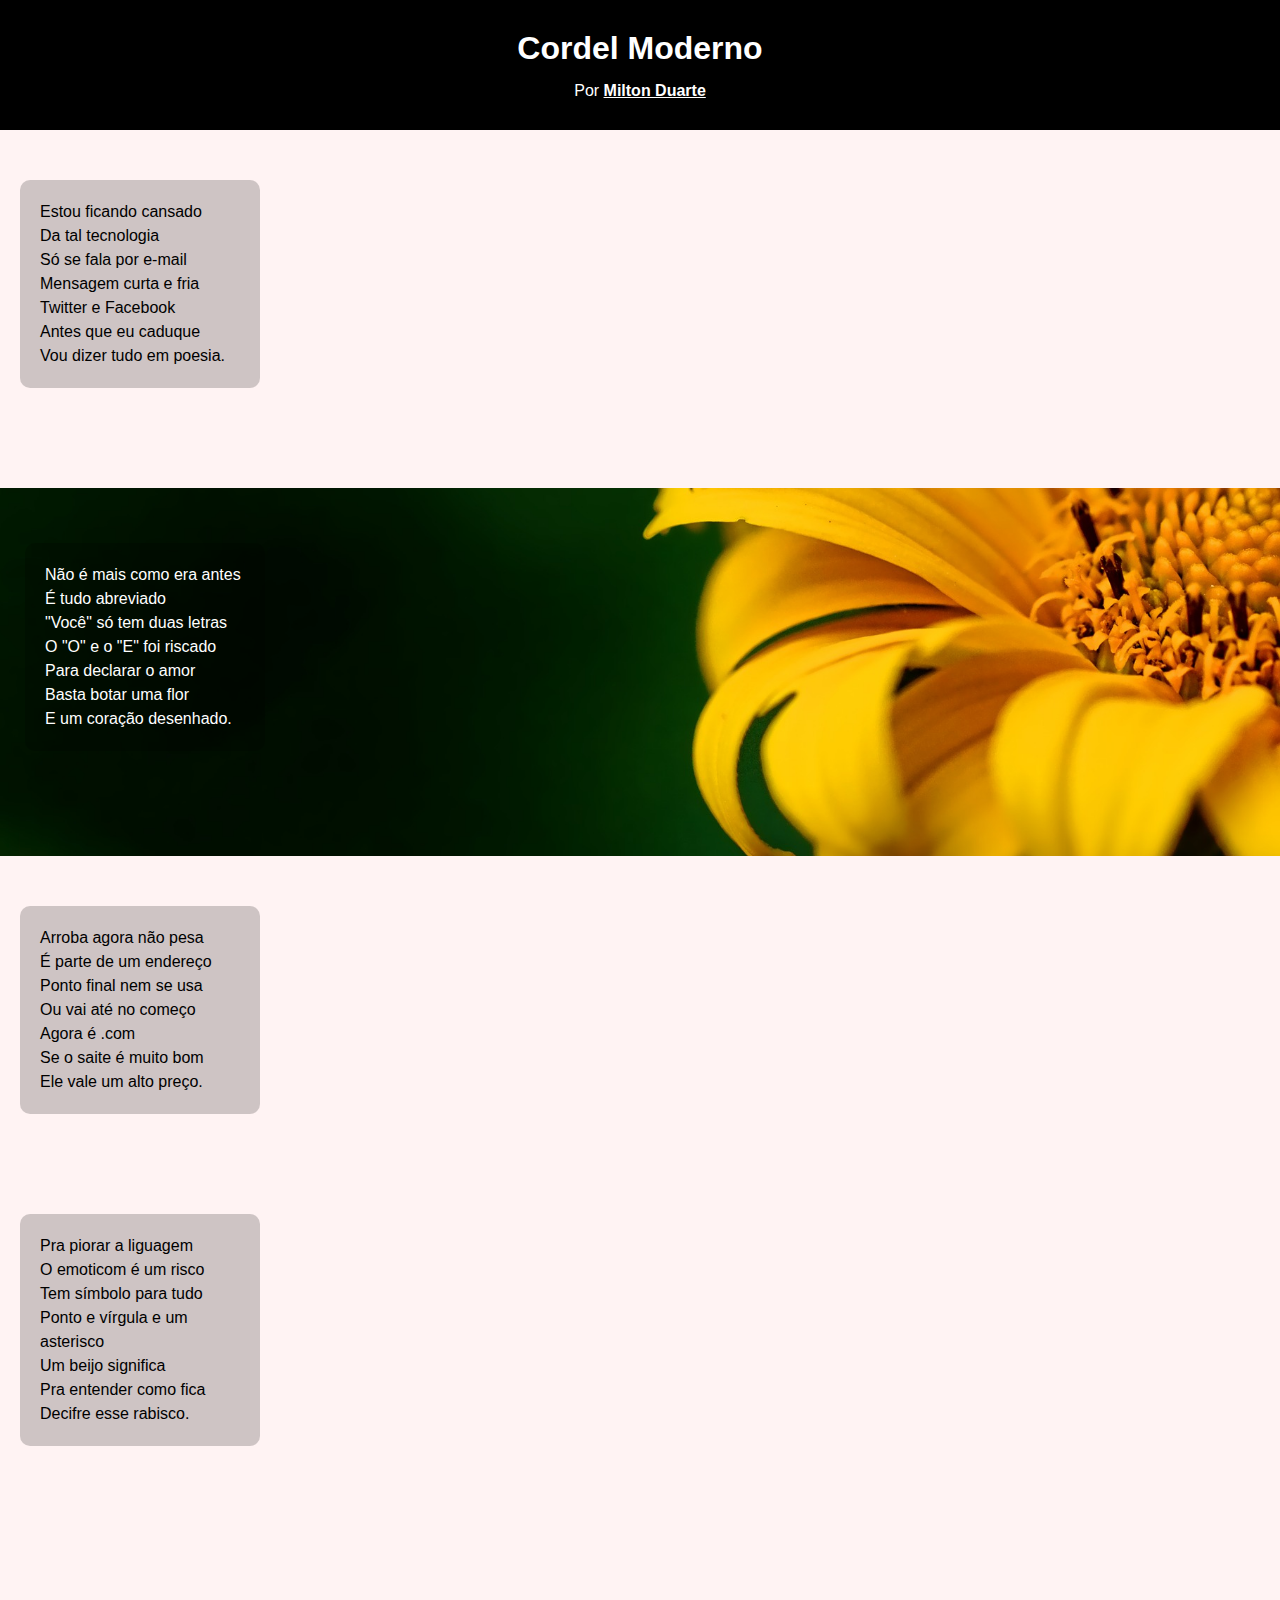
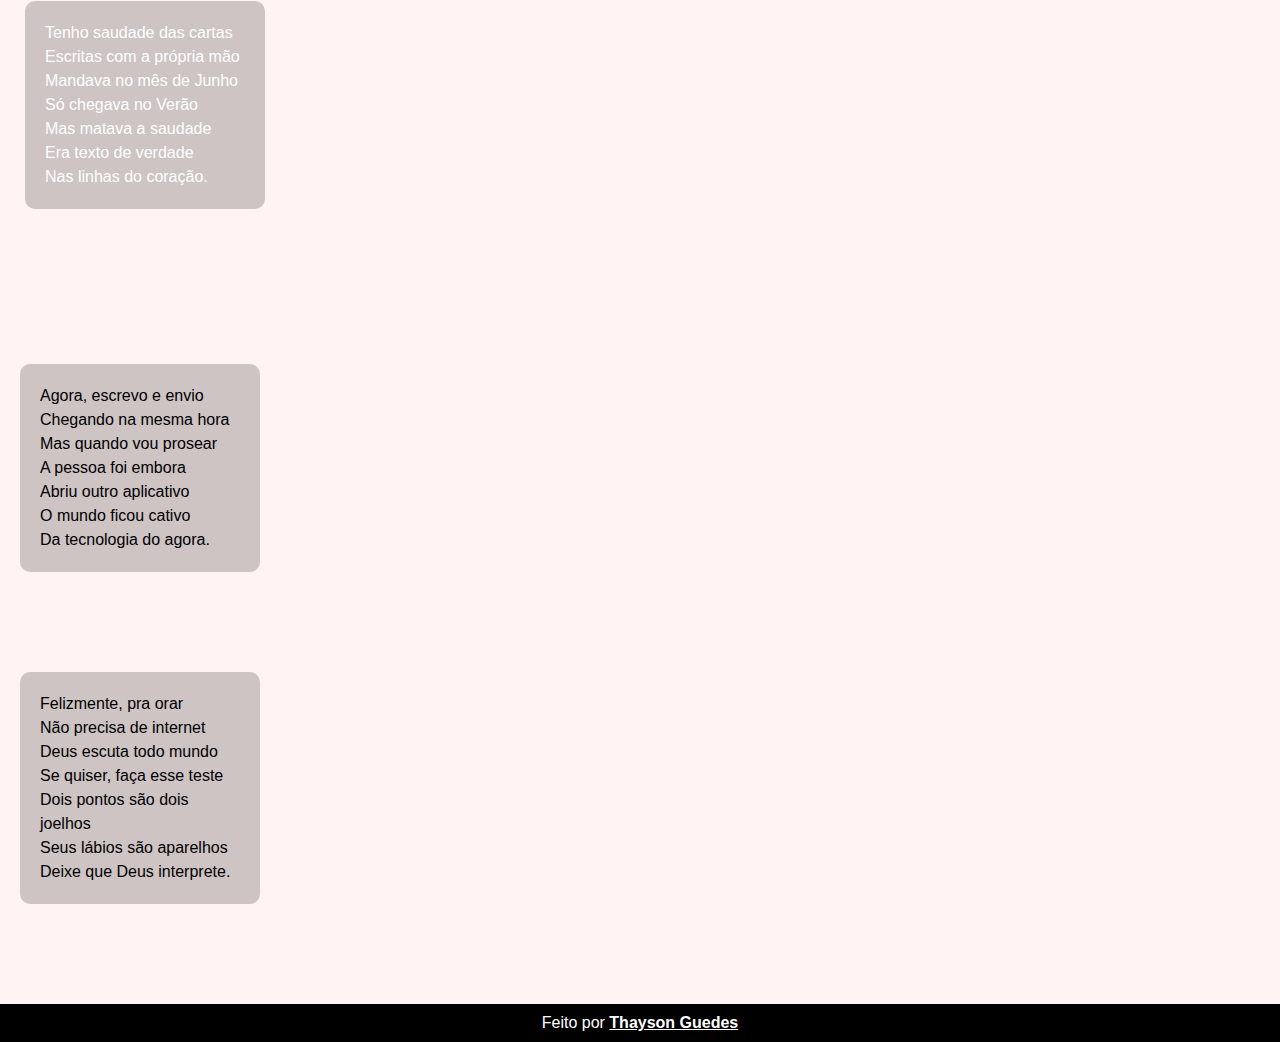
<file: Websites/Cordel/index.html>
<!DOCTYPE html>
<html lang="pt-br">
<head>
    <meta charset="UTF-8">
    <meta http-equiv="X-UA-Compatible" content="IE=edge">
    <meta name="viewport" content="width=device-width, initial-scale=1.0">
    <title>Cordel - Milton Duarte</title>
    <link rel="stylesheet" href="style.css">
</head>
<body>
    <header>
        <h1>Cordel Moderno</h1>
        <p>
            Por <a href="https://www.recantodasletras.com.br/poesias/3186743" target="_blank"><strong>Milton Duarte</strong></a>
        </p>
    </header>
    <section class="normal">
        <p>
            Estou ficando cansado<br>
            Da tal tecnologia<br>
            Só se fala por e-mail<br>
            Mensagem curta e fria<br>
            Twitter e Facebook<br>
            Antes que eu caduque<br>
            Vou dizer tudo em poesia.<br>
        </p>
    </section>

    <section class="normal" id="foto1">
        <p>
            Não é mais como era antes<br>
            É tudo abreviado<br>
            "Você" só tem duas letras<br>
            O "O" e o "E" foi riscado<br>
            Para declarar o amor<br>
            Basta botar uma flor<br>
            E um coração desenhado.<br>
        </p>
    </section>

    <section class="normal">
        <p>
            Arroba agora não pesa<br>
            É parte de um endereço<br>
            Ponto final nem se usa<br>
            Ou vai até no começo<br>
            Agora é .com<br>
            Se o saite é muito bom<br>
            Ele vale um alto preço.<br>
        </p>
        <p>
            Pra piorar a liguagem<br>
            O emoticom é um risco<br>
            Tem símbolo para tudo<br>
            Ponto e vírgula e um asterisco<br>
            Um beijo significa<br>
            Pra entender como fica<br>
            Decifre esse rabisco.<br>
        </p>
    </section>

    <section class="normal" id="foto2">
        <p>
            Tenho saudade das cartas<br>
            Escritas com a própria mão<br>
            Mandava no mês de Junho<br>
            Só chegava no Verão<br>
            Mas matava a saudade<br>
            Era texto de verdade<br>
            Nas linhas do coração.<br>
        </p>
    </section>

    <section class="normal">
        <p>
            Agora, escrevo e envio<br>
            Chegando na mesma hora<br>
            Mas quando vou prosear<br>
            A pessoa foi embora<br>
            Abriu outro aplicativo<br>
            O mundo ficou cativo<br>
            Da tecnologia do agora.<br>
        </p>
        <p>
            Felizmente, pra orar<br>
            Não precisa de internet<br>
            Deus escuta todo mundo<br>
            Se quiser, faça esse teste<br>
            Dois pontos são dois joelhos<br>
            Seus lábios são aparelhos<br>
            Deixe que Deus interprete.<br>
        </p>
    </section>
    <footer>
        <p>
            Feito por <a href="https://github.com/ThaysonScript" target="_blank"><strong>Thayson Guedes</strong></a>
        </p>
    </footer>
</body>
</html>
</file>
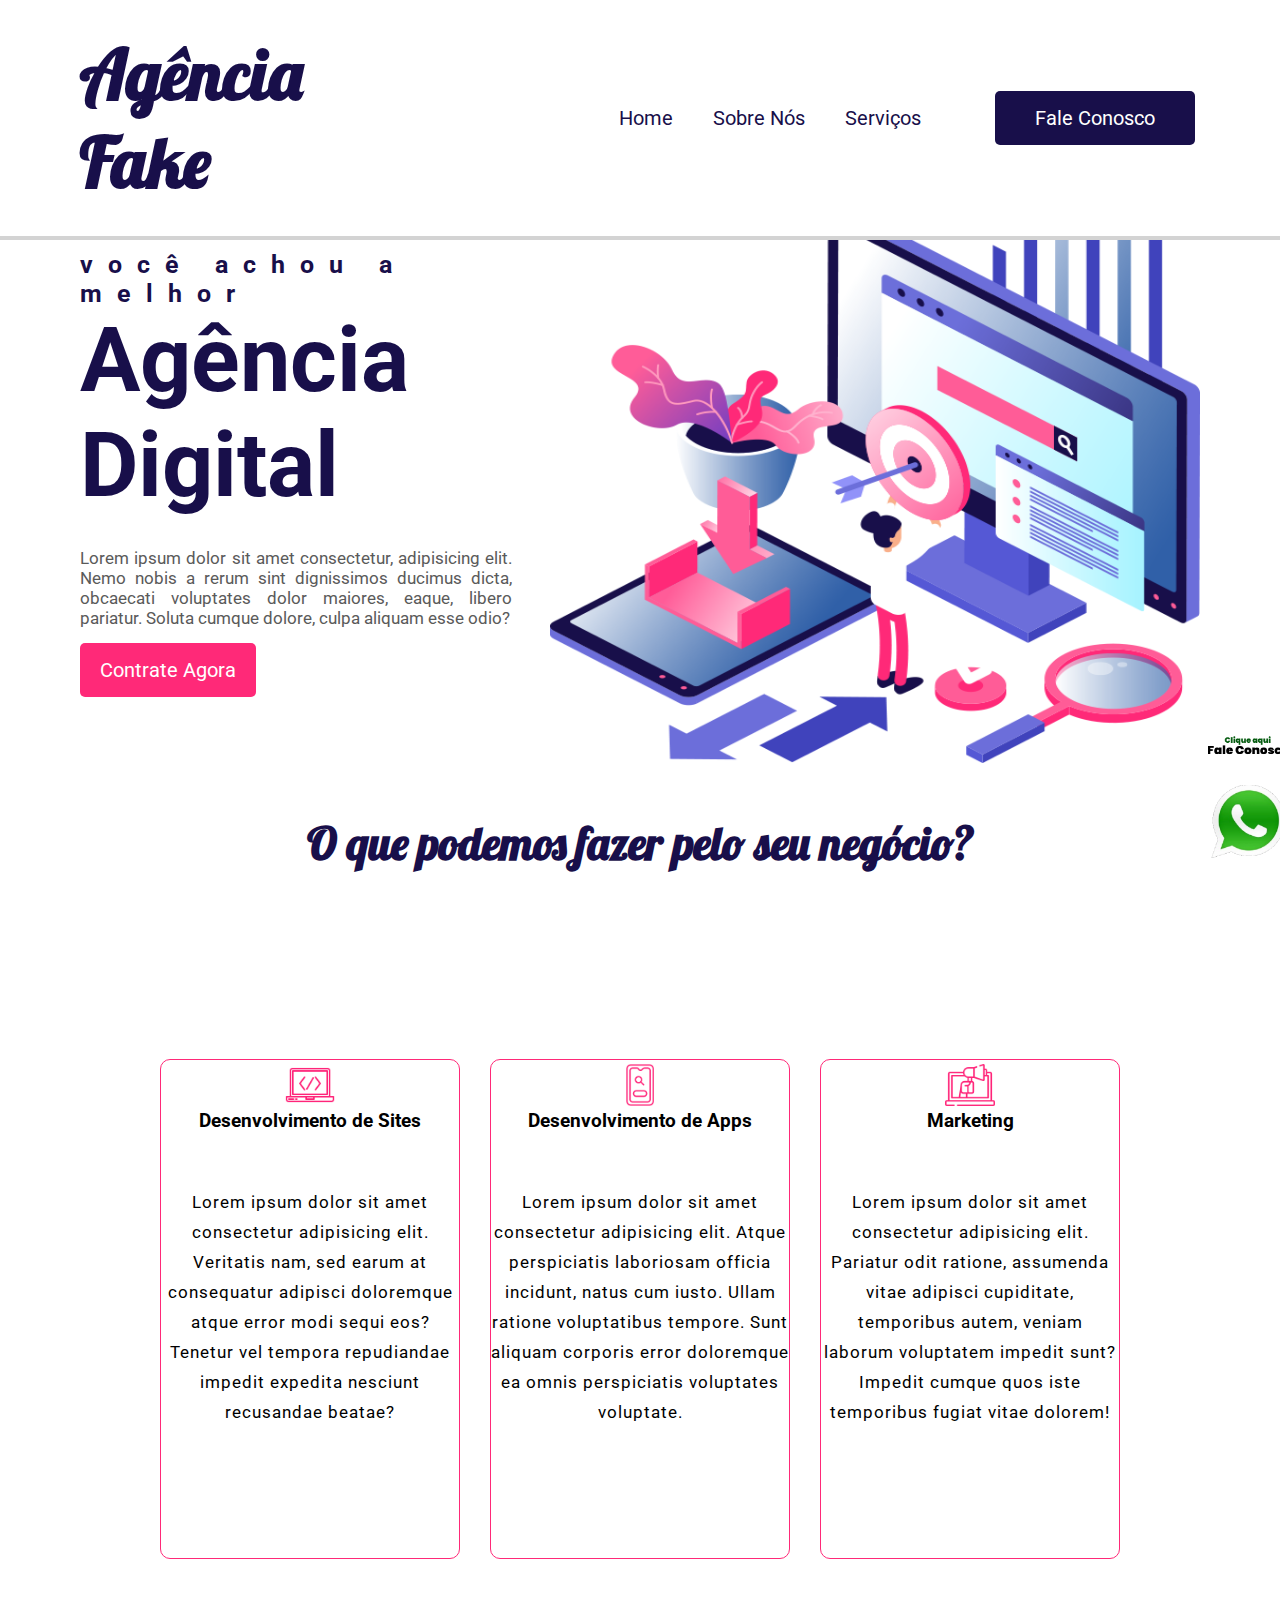
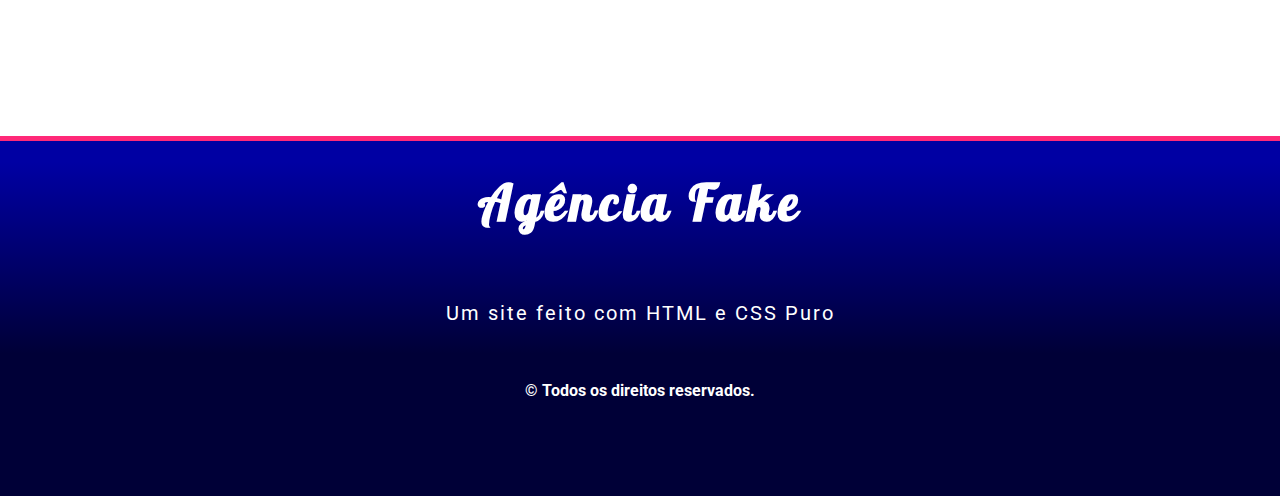
<file: Websites/ReponsiveWebsite/index.html>
<!DOCTYPE html>
<html lang="pt-br">

<head>
    <meta charset="UTF-8">
    <meta http-equiv="X-UA-Compatible" content="IE=edge">
    <meta name="viewport" content="width=device-width, initial-scale=1.0">
    <title>Agência Fake</title>
    <link rel="stylesheet" href="Estilo/style.css">
</head>

<body>
    <nav>
        <section class="logo_nav">
            <h1>Agência Fake</h1>
        </section>
        <section class="menu_nav">
            <a href="#">Home</a>
            <a href="#">Sobre Nós</a>
            <a href="#">Serviços</a>
        </section>
        <section class="extra_botao">
            <a id="botao" href="#">Fale Conosco</a>
        </section>
    </nav>
    <header>
        <section class="conteudos">
            <h2 class="primeiro_h2">você achou a melhor</h2>
            <h2 class="segundo_h2">Agência Digital</h2>
            <p class="paragrafo_header">
                Lorem ipsum dolor sit amet consectetur, adipisicing elit. Nemo nobis a rerum sint dignissimos ducimus dicta, obcaecati voluptates dolor maiores, eaque, libero pariatur. Soluta cumque dolore, culpa aliquam esse odio?
            </p>
            <a id="botao_contato" href="#">Contrate Agora</a>
        </section>
        <section class="imagem_header">
            <img src="Imagens/img/hero_right.png">
        </section>
    </header>
    <main>
        <h2 class="main_h2">O que podemos fazer pelo seu negócio?</h2>
        <section class="servicos">
            <aside class="cards">
                <img src="Imagens/img/pc.png">
                <aside class="texto_card">
                    <h3>Desenvolvimento de Sites</h3>
                    <p>
                        Lorem ipsum dolor sit amet consectetur adipisicing elit. Veritatis nam, sed earum at consequatur adipisci doloremque atque error modi sequi eos? Tenetur vel tempora repudiandae impedit expedita nesciunt recusandae beatae?
                    </p>
                </aside>
                <aside class="texto-oculto">
                    <h3>Outro conteúdo qualquer</h3>
                    <p>
                        Lorem ipsum dolor sit amet consectetur adipisicing elit. Qui facilis dolorum, ea reiciendis omnis expedita sunt unde dolores dicta ipsa, consectetur dignissimos odio molestias nisi et nam velit libero eligendi.
                    </p>
                </aside>
            </aside>
            <aside class="cards">
                <img src="Imagens/img/smartphone.png">
                <aside class="texto_card">
                    <h3>Desenvolvimento de Apps</h3>
                    <p>
                        Lorem ipsum dolor sit amet consectetur adipisicing elit. Atque perspiciatis laboriosam officia incidunt, natus cum iusto. Ullam ratione voluptatibus tempore. Sunt aliquam corporis error doloremque ea omnis perspiciatis voluptates voluptate.
                    </p>
                </aside>
                <aside class="texto-oculto">
                    <h3>Outro conteúdo qualquer</h3>
                    <p>
                        Lorem ipsum dolor, sit amet consectetur adipisicing elit. Fugit odit ea blanditiis corporis, eos reprehenderit? Itaque eius nisi non eligendi harum magnam earum. Amet libero mollitia dignissimos nesciunt aliquid ea!
                    </p>
                </aside>
            </aside>
            <aside class="cards">
                <img src="Imagens/img/marketing.png">
                <aside class="texto_card">
                    <h3>Marketing</h3>
                    <p>
                        Lorem ipsum dolor sit amet consectetur adipisicing elit. Pariatur odit ratione, assumenda vitae adipisci cupiditate, temporibus autem, veniam laborum voluptatem impedit sunt? Impedit cumque quos iste temporibus fugiat vitae dolorem!
                    </p>
                </aside>
                <aside class="texto-oculto">
                    <h3>Outro conteúdo qualquer</h3>
                    <p>
                        Lorem, ipsum dolor sit amet consectetur adipisicing elit. Molestiae nobis totam omnis veritatissitdistinctio doloremque quia officiis, asperiores, consectetur dolorem magnam doloribus eos odioquibusdam? Excepturi corrupti labore necessitatibus?
                    </p>
                </aside>
            </aside>
        </section>
    </main>
    <footer>
        <section class="rodape">
            <h1>Agência Fake</h1>
            <p>Um site feito com HTML e CSS Puro</p>
        </section>
        <b>© Todos os direitos reservados.</b>
    </footer>
    <div>
        <a class="whats" target="_blank" href="https://api.whatsapp.com/send?phone=5549988070996 text=Ol%C3%A1%20peguei%20seu%20contato%20no%20site"><img class="whats" src="Imagens/img/whats.png"></a>
    </div>
</body>
</html>
</file>
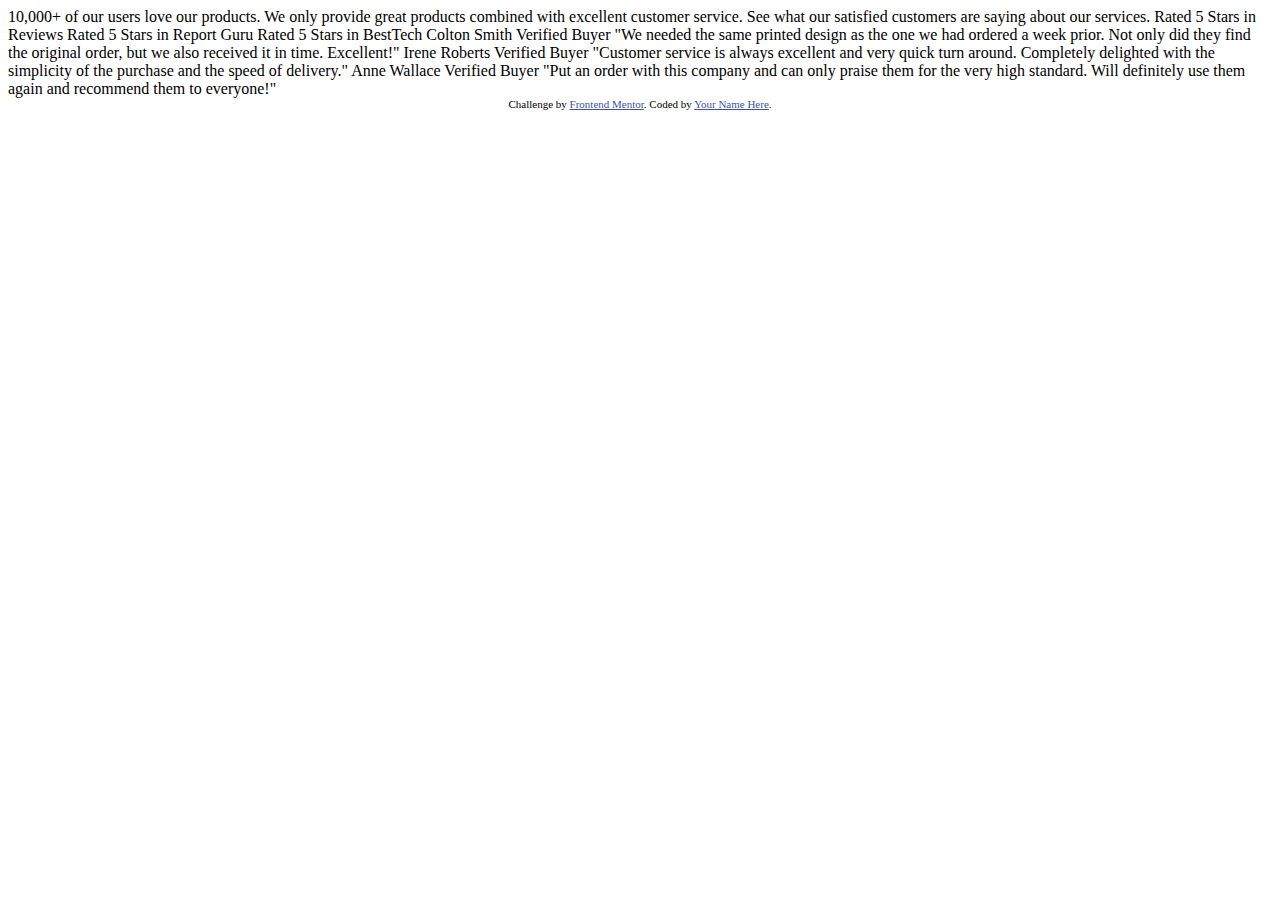
<file: Websites/FrontEnd_Mentor/Secao Prova Social/index.html>
<!DOCTYPE html>
<html lang="en">
  <head>
    <meta charset="UTF-8" />
    <meta name="viewport" content="width=device-width, initial-scale=1.0" />
    <!-- displays site properly based on user's device -->

    <link
      rel="icon"
      type="image/png"
      sizes="32x32"
      href="./images/favicon-32x32.png"
    />

    <title>Frontend Mentor | Social proof section</title>

    <!-- Feel free to remove these styles or customise in your own stylesheet 👍 -->
    <style>
      .attribution {
        font-size: 11px;
        text-align: center;
      }
      .attribution a {
        color: hsl(228, 45%, 44%);
      }
    </style>
  </head>
  <body>
    10,000+ of our users love our products.

    We only provide great products combined with excellent customer service.
    See what our satisfied customers are saying about our services.
    
    Rated 5 Stars in Reviews
    Rated 5 Stars in Report Guru
    Rated 5 Stars in BestTech
    
    Colton Smith 
    Verified Buyer
    "We needed the same printed design as the one we had ordered a week prior.
    Not only did they find the original order, but we also received it in time.
    Excellent!"
    
    Irene Roberts 
    Verified Buyer
    "Customer service is always excellent and very quick turn around. Completely
    delighted with the simplicity of the purchase and the speed of delivery."
    
    Anne Wallace 
    Verified Buyer
    "Put an order with this company and can only praise them for the very high
    standard. Will definitely use them again and recommend them to everyone!"

    <div class="attribution">
      Challenge by
      <a href="https://www.frontendmentor.io?ref=challenge" target="_blank"
        >Frontend Mentor</a
      >. Coded by <a href="#">Your Name Here</a>.
    </div>
  </body>
</html>
</file>
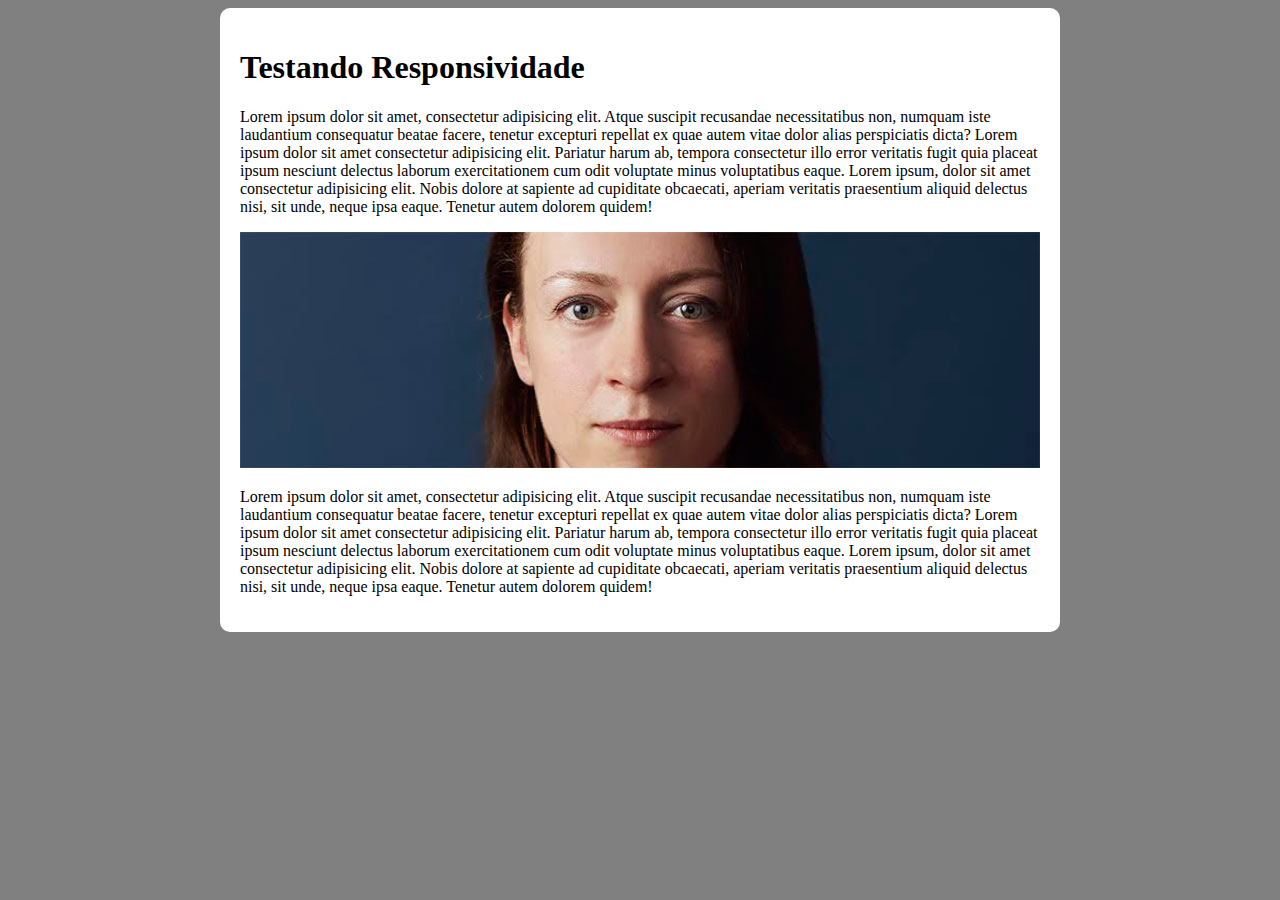
<file: Websites/WebDroid/responsividade/index.html>
<!DOCTYPE html>
<html lang="pt-br">
<head>
    <meta charset="UTF-8">
    <meta http-equiv="X-UA-Compatible" content="IE=edge">
    <meta name="viewport" content="width=device-width, initial-scale=1.0">
    <title>Teste de Responsividade</title>
    <style>
        body {
            background-color: gray;
        }

        main {
            background-color: white;
            padding: 20px;
            border-radius: 10px;

            /* Responsividade / Elements*/
            min-width: 250px;
            max-width: 800px;

            /* Centro */
            margin: auto;
        }

        /* Responsividade img */
        img {
            width: 100%;
        }
    </style>
</head>
<body>
    <main>
        <h1>Testando Responsividade</h1>
    <p>
        Lorem ipsum dolor sit amet, consectetur adipisicing elit. Atque suscipit recusandae necessitatibus non, numquam iste laudantium consequatur beatae facere, tenetur excepturi repellat ex quae autem vitae dolor alias perspiciatis dicta? Lorem ipsum dolor sit amet consectetur adipisicing elit. Pariatur harum ab, tempora consectetur illo error veritatis fugit quia placeat ipsum nesciunt delectus laborum exercitationem cum odit voluptate minus voluptatibus eaque. Lorem ipsum, dolor sit amet consectetur adipisicing elit. Nobis dolore at sapiente ad cupiditate obcaecati, aperiam veritatis praesentium aliquid delectus nisi, sit unde, neque ipsa eaque. Tenetur autem dolorem quidem!
    </p>
    
    <!-- Quando tamanho ficar menor a img é trocada pela pequena -->
    <picture>
        <source media="(max-width: 600px)" srcset="irina-blok-pq.jpg">
        <img src="irina-blok.jpg" alt="Irina - Block">
    </picture>

    <p>
        Lorem ipsum dolor sit amet, consectetur adipisicing elit. Atque suscipit recusandae necessitatibus non, numquam iste laudantium consequatur beatae facere, tenetur excepturi repellat ex quae autem vitae dolor alias perspiciatis dicta? Lorem ipsum dolor sit amet consectetur adipisicing elit. Pariatur harum ab, tempora consectetur illo error veritatis fugit quia placeat ipsum nesciunt delectus laborum exercitationem cum odit voluptate minus voluptatibus eaque. Lorem ipsum, dolor sit amet consectetur adipisicing elit. Nobis dolore at sapiente ad cupiditate obcaecati, aperiam veritatis praesentium aliquid delectus nisi, sit unde, neque ipsa eaque. Tenetur autem dolorem quidem!
    </p>
    </main>
</body>
</html>
</file>
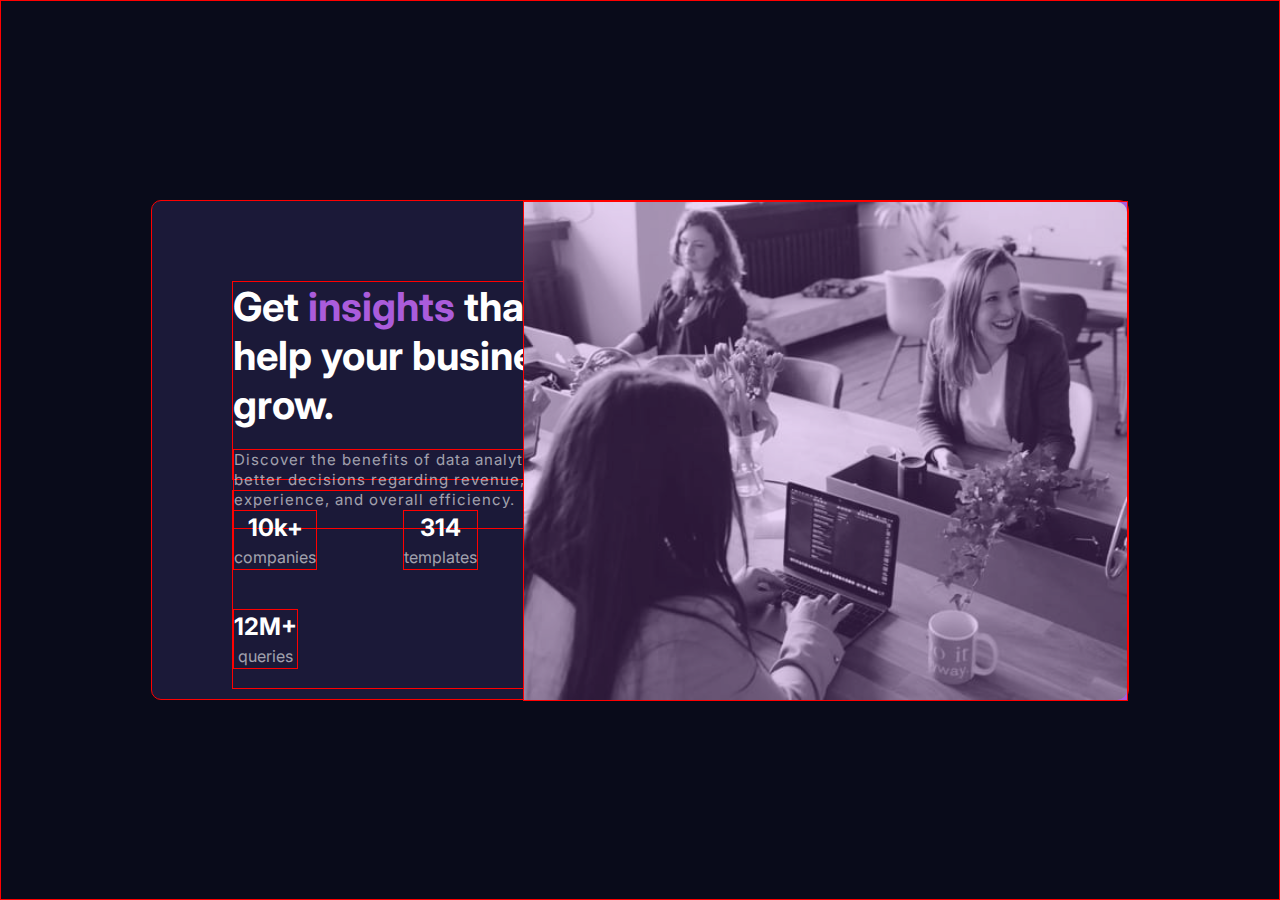
<file: Websites/FrontEnd_Mentor/Card States/Project/index.html>
<!DOCTYPE html>
<html lang="pt-br">
<head>
    <meta charset="UTF-8">
    <meta http-equiv="X-UA-Compatible" content="IE=edge">
    <meta name="viewport" content="width=device-width, initial-scale=1.0">
    <link rel="shortcut icon" href="images/favicon-32x32.png" type="image/x-icon">
    <link rel="stylesheet" href="style.css">
    <title>Frontend Mentor | Stats preview card component</title>
</head>
<body>
    <header id="header_container">
        <section id="header_content">
            <aside class="principal">
                <h1>Get <span style="color: var(--color_aceent);">insights</span> that help your business grow.</h1>
                <p>
                    Discover the benefits of data analytics and make better decisions regarding revenue, customer
                    experience, and overall efficiency.
                </p>
            </aside>
            <aside class="components">
                <aside class="comp">
                    <h2>10k+</h2>
                    <p>companies</p>
                </aside>
                <aside class="comp">
                    <h2>314</h2>
                    <p>templates</p>
                </aside>
                <aside class="comp">
                    <h2>12M+</h2>
                    <p>queries</p>
                </aside>
            </aside>
            <aside class="image">
                <img src="images/image-header-desktop.jpg" alt="">
            </aside>
        </section>
    </header>
</body>
</html>
</file>
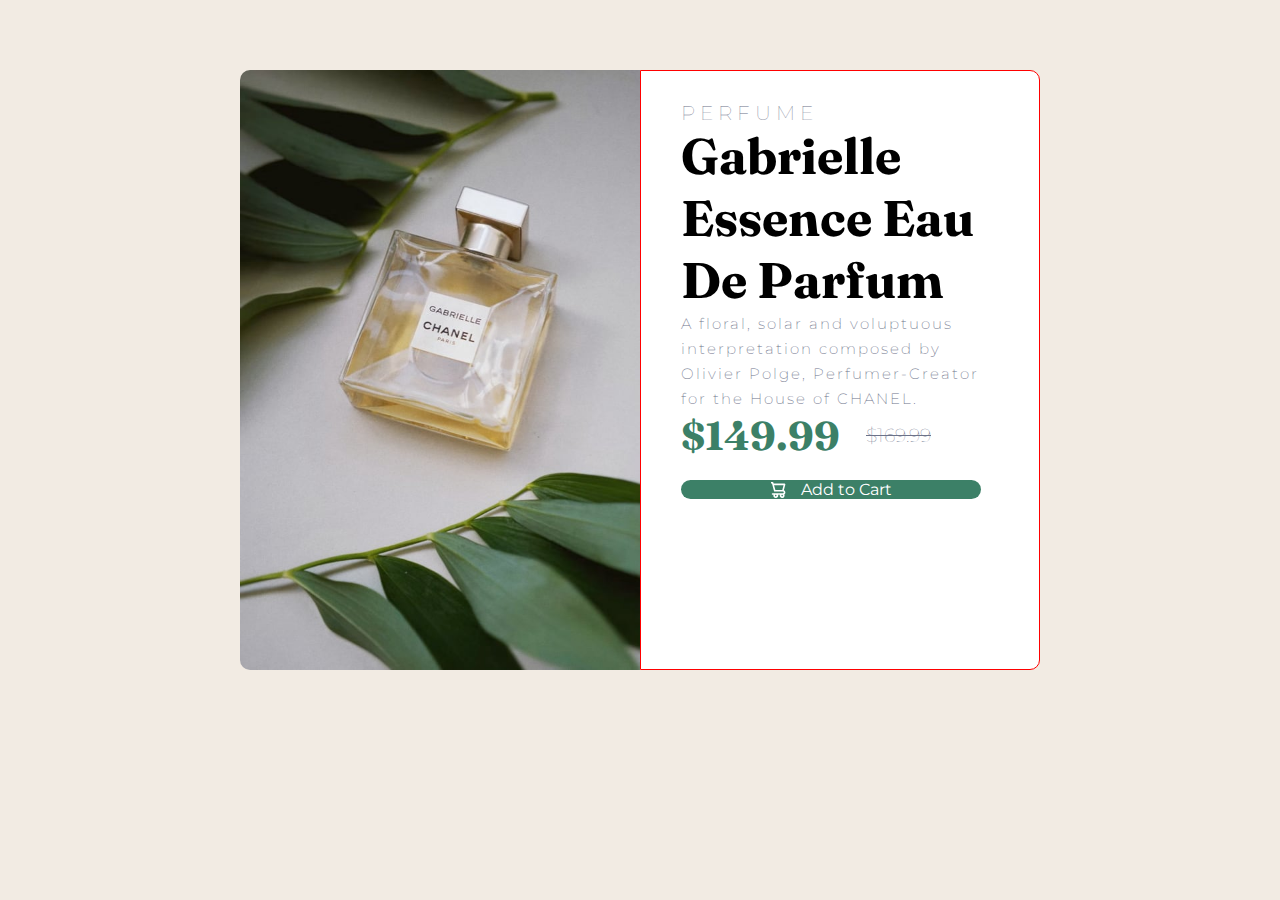
<file: Websites/FrontEnd_Mentor/Card/Project/index.html>
<!DOCTYPE html>
<html lang="pt-br">
<head>
    <meta charset="UTF-8">
    <meta http-equiv="X-UA-Compatible" content="IE=edge">
    <meta name="viewport" content="width=device-width, initial-scale=1.0">
    <link rel="icon" type="image/png" sizes="32x32" href="Imagens/images/favicon-32x32.png">
    <link rel="stylesheet" href="Estilo/style.css">
    <title>Frontend Mentor | Previsão de card de produto</title>
    <style>
        .attribution { font-size: 11px; text-align: center; }
        .attribution a { color: hsl(228, 45%, 44%); }
    </style>
</head>
<body> 
    <header>
        <section class="imagem_perfume">
            <img src="Imagens/images/image-product-desktop.jpg" alt="">
        </section>
        <section class="header_content">
            <h1 class="titulo_perfume">Perfume</h1>
            <h2 class="titulo_principal">Gabrielle Essence Eau De Parfum</h2>
            <p class="paragrafo">
                A floral, solar and voluptuous interpretation composed by Olivier Polge,
                Perfumer-Creator for the House of CHANEL.
            </p>
            <section class="precos">
                <h2 class="preco_final">$149.99</h2>
                <h3 class="preco_riscado">$169.99</h3>
            </section>
            <section class="comprar">
                <img src="Imagens/images/icon-cart.svg" alt="">
                <p class="adicionar_carrinho">Add to Cart</p>
            </section>
        </section>


        
        <!--

        <div class="attribution">
            Challenge by <a href="https://www.frontendmentor.io?ref=challenge" target="_blank">Frontend Mentor</a>.
            Coded by <a href="#">Your Name Here</a>.
        </div>

        -->
    </header>
</body>
</html>
</file>
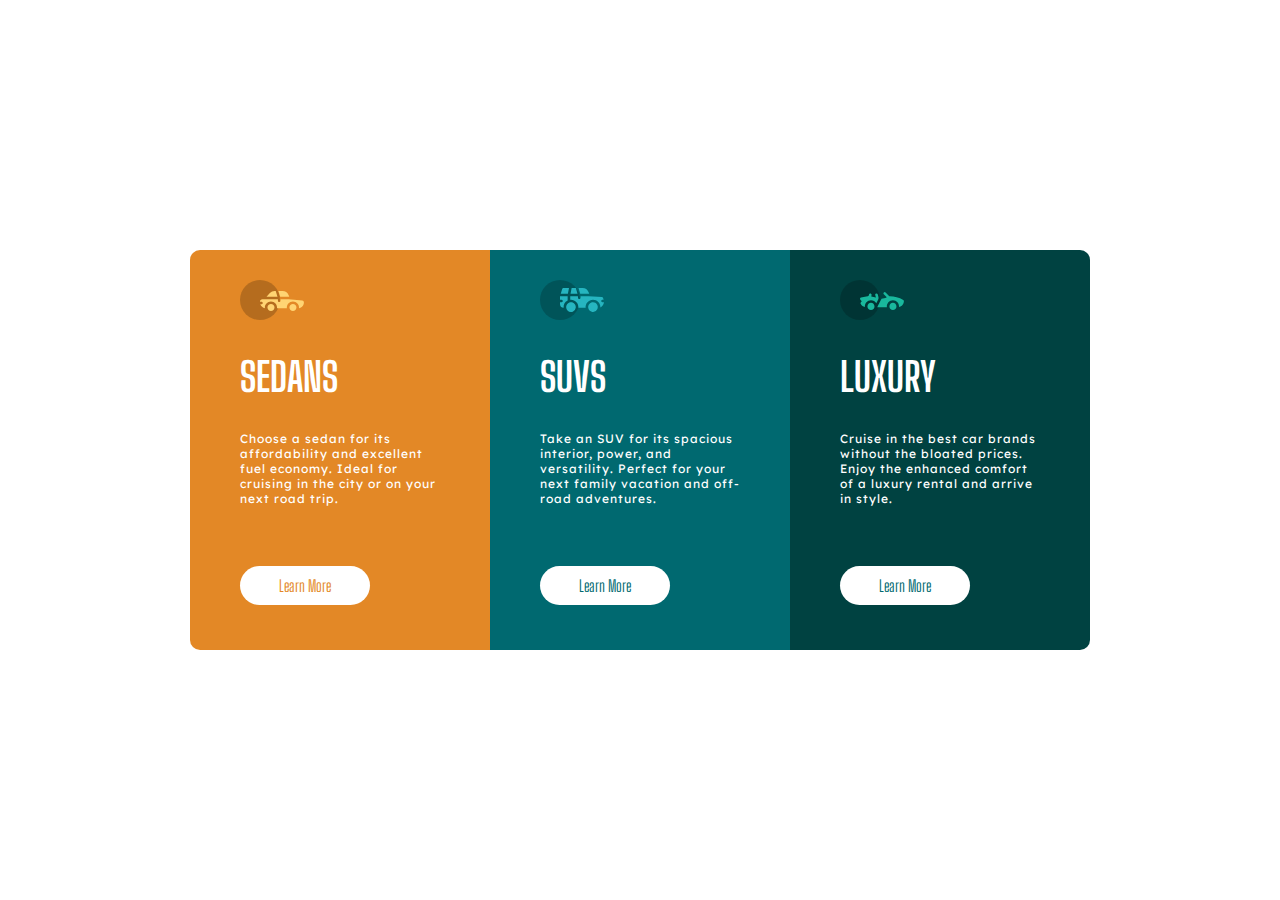
<file: Websites/FrontEnd_Mentor/Cards Column/Project/index.html>
<!DOCTYPE html>
<html lang="pt-br">
<head>
    <meta charset="UTF-8">
    <meta http-equiv="X-UA-Compatible" content="IE=edge">
    <meta name="viewport" content="width=device-width, initial-scale=1.0">
    <link rel="shortcut icon" href="images/favicon-32x32.png" type="image/x-icon">
    <link rel="stylesheet" href="style.css">
    <link rel="stylesheet" href="responsive.css">
    <title>Frontend Mentor | 3-column preview card component</title>
</head>
<body>
    <header id="header_container">
        <section class="header_content">
            <aside class="card_content" id="color01">
                <img src="images/icon-sedans.svg" alt="">
                <h1>Sedans</h1>
                <p>
                    Choose a sedan for its affordability and excellent fuel economy. Ideal for cruising in the city
                    or on your next road trip.
                </p>
                <a href="#" id="color01a">Learn More</a>
            </aside>
            <aside class="card_content" id="color02">
                <img src="images/icon-suvs.svg" alt="">
                <h1>SUVs</h1>
                <p>
                    Take an SUV for its spacious interior, power, and versatility. Perfect for your next family vacation
                    and off-road adventures.
                </p>
                <a href="#" id="color02b">Learn More</a>
            </aside>
            <aside class="card_content" id="color03">
                <img src="images/icon-luxury.svg" alt="">
                <h1>Luxury</h1>
                <p>
                    Cruise in the best car brands without the bloated prices. Enjoy the enhanced comfort of a luxury
                    rental and arrive in style.
                </p>
                <a href="#" id="color03c">Learn More</a>
            </aside>
        </section>

    </header>
<!--
    <div class="attribution">
        Challenge by
        <a href="https://www.frontendmentor.io?ref=challenge" target="_blank">
            Frontend Mentor
        </a>.
        Coded by
        <a href="#">
            Your Name Here
        </a>.
    </div>
-->
</body>
</html>
</file>
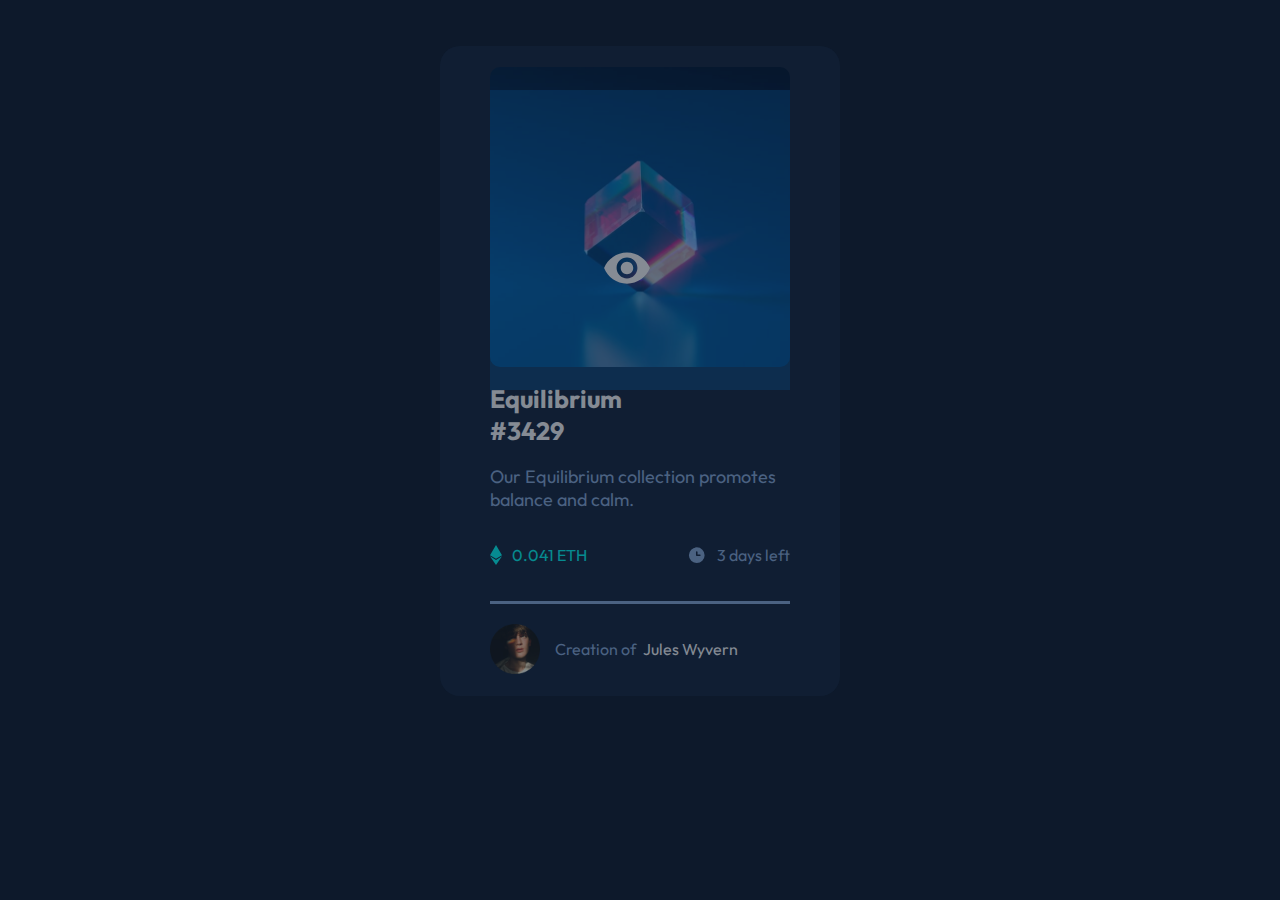
<file: Websites/FrontEnd_Mentor/NFT Card/Project/index.html>
<!DOCTYPE html>
<html lang="pt-br">
<head>
    <meta charset="UTF-8">
    <meta http-equiv="X-UA-Compatible" content="IE=edge">
    <meta name="viewport" content="width=device-width, initial-scale=1.0">
    <link rel="shortcut icon" href="images/favicon-32x32.png" type="image/x-icon">
    <link rel="stylesheet" href="style.css">
    <link rel="stylesheet" href="responsive.css">
    <title>Frontend Mentor | NFT preview card component</title>
</head>
<body>
    <header>
        <section class="section_content">
            <img src="images/image-equilibrium.jpg" alt="">
            <div>
                <img class="view" src="images/icon-view.svg" alt="">
            </div>
            <section class="titulos">
                <h1>Equilibrium #3429</h1>
                <p>Our Equilibrium collection promotes balance and calm.</p>
            </section> 
            <section class="paragrafo">
                <section class="bloco1">
                    <img src="images/icon-ethereum.svg" alt="">
                    <p class="p2">0.041 ETH</p>
                </section>
                <section class="bloco2">
                    <img src="images/icon-clock.svg" alt="">
                    <p class="p3">3 days left</p>
                </section>
            </section>
            <section class="final">
                <img src="images/image-avatar.png" alt="">
                <p class="p4"><div class="cor_cinza">Creation of</div> <div class="cor_branca">Jules Wyvern</div></p>
            </section>
        </section>
    </header>
</body>
</html>
</file>
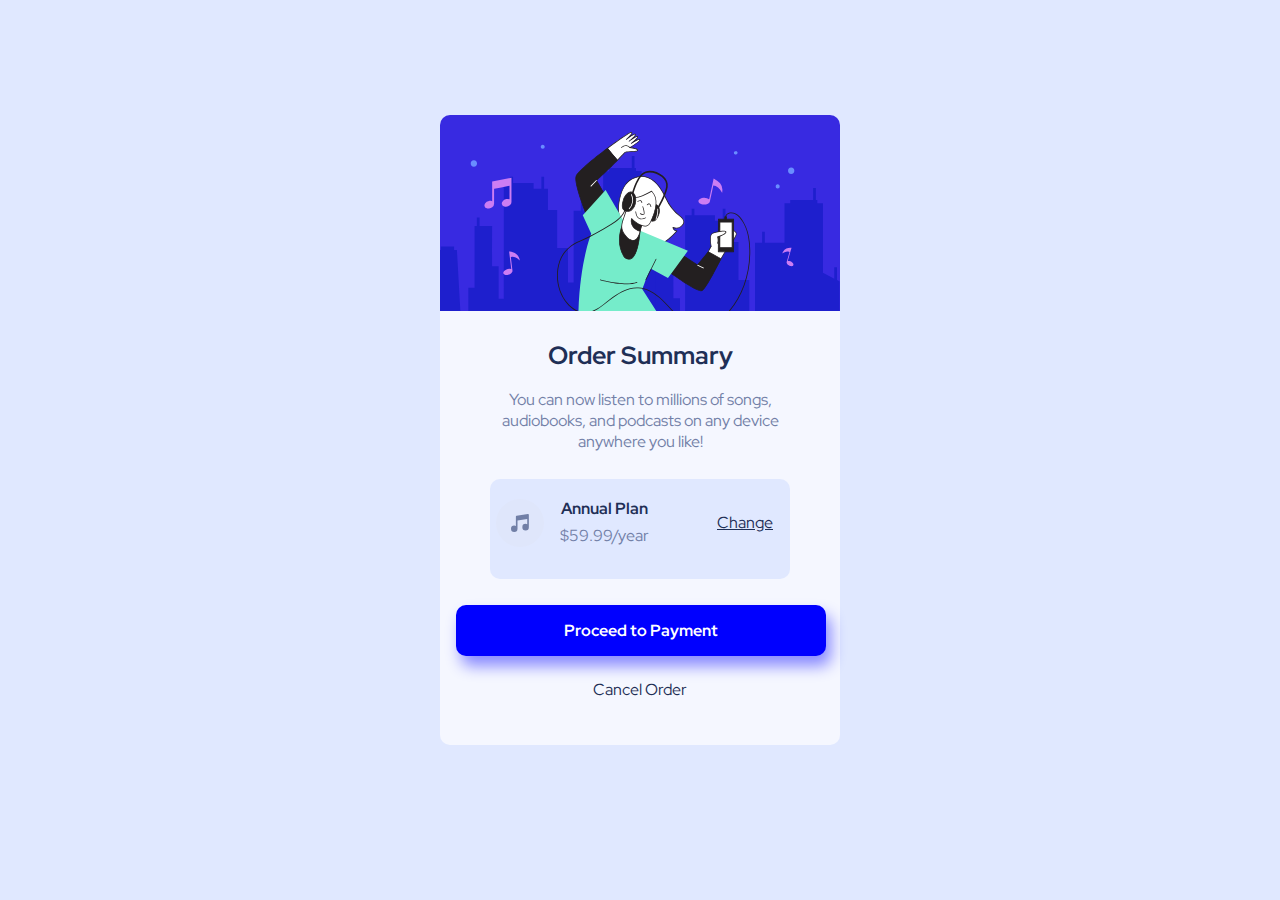
<file: Websites/FrontEnd_Mentor/Order Summary/Project/index.html>
<!DOCTYPE html>
<html lang="pt-br">
<head>
    <meta charset="UTF-8">
    <meta http-equiv="X-UA-Compatible" content="IE=edge">
    <meta name="viewport" content="width=device-width, initial-scale=1.0">
    <link rel="shortcut icon" href="images/favicon-32x32.png" type="image/x-icon">
    <link rel="stylesheet" href="style.css">
    <title>Frontend Mentor | Order summary card</title>
</head>
<body> 
    <header>
        <section>
            <aside class="principal">
                <img src="images/illustration-hero.svg" alt="">
                <h1>Order Summary</h1>
                <p>
                    You can now listen to millions of songs, audiobooks, and podcasts on any
                    device anywhere you like!
                </p>
            </aside>
            <aside class="plano">
                <div class="escolha">
                    <img src="images/icon-music.svg" alt="">
                    <h4>Annual Plan</h4>
                    <p class="parg">$59.99/year</p>
                    <a class="change" href="#">Change</a>
                </div>
                <a class="proceed" href="#">Proceed to Payment</a>
                <a class="cancel" href="#">Cancel Order</a>
            </aside>
        </section>
    </header>
</body>
</html>
</file>
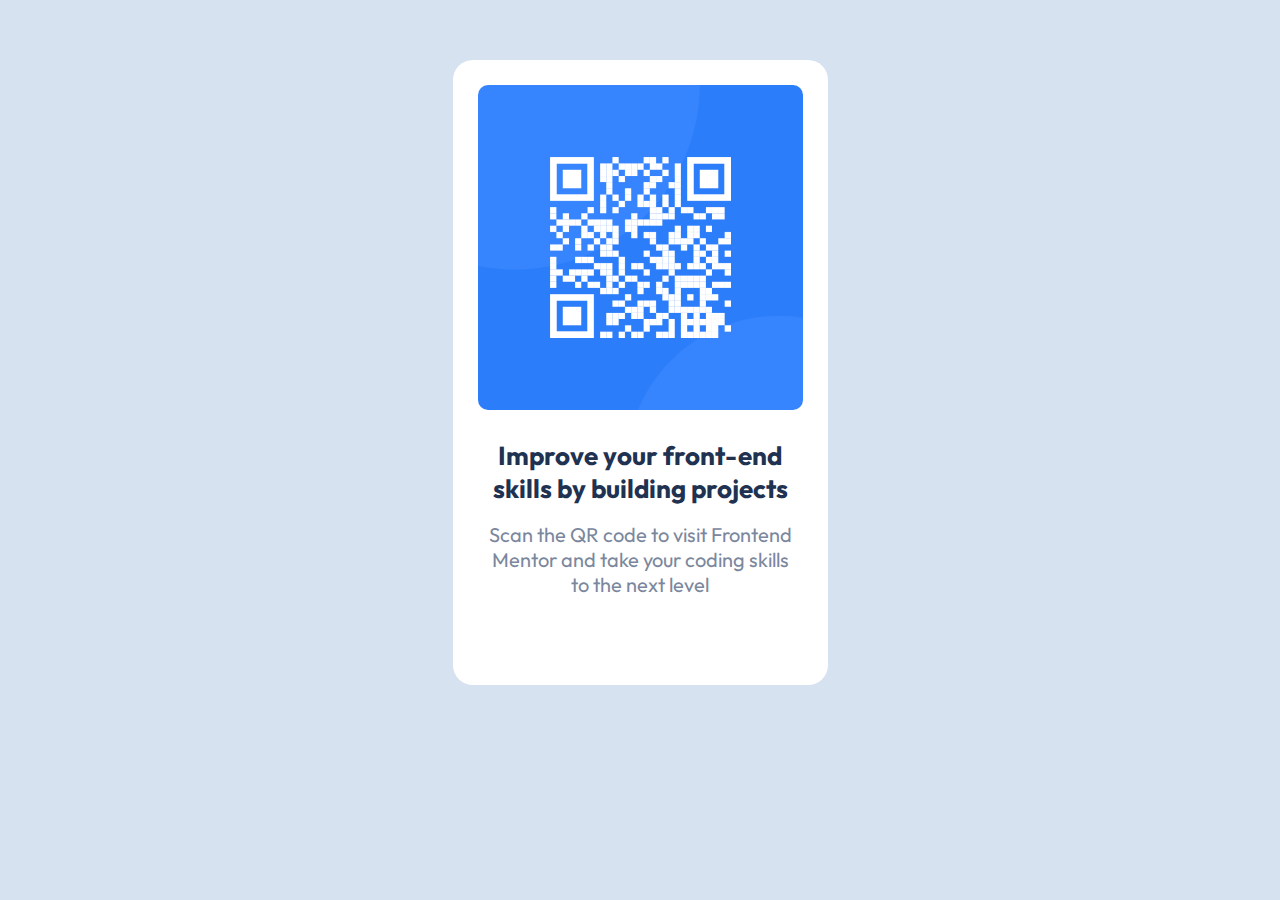
<file: Websites/FrontEnd_Mentor/Qr_code/project/index.html>
<!DOCTYPE html>
<html lang="pt-br">
<head>
    <meta charset="UTF-8">
    <meta http-equiv="X-UA-Compatible" content="IE=edge">
    <meta name="viewport" content="width=device-width, initial-scale=1.0">
    <link rel="stylesheet" href="style.css">
    <title>Frontend Mentor | Elemento QR code</title>
</head>
<body>
    <header class="header_container">
        <section class="header_content">
            <section class="imagem_box">
                <img src="images/image-qr-code.png" alt="">
            </section>
            <section class="textos">
                <h1 class="title">Improve your front-end skills by building projects</h1>
                <p class="paragrafo">Scan the QR code to visit Frontend Mentor and take your coding skills to the next level</p>
            </section>
        </section>
    </header>
</body>
</html>
</file>
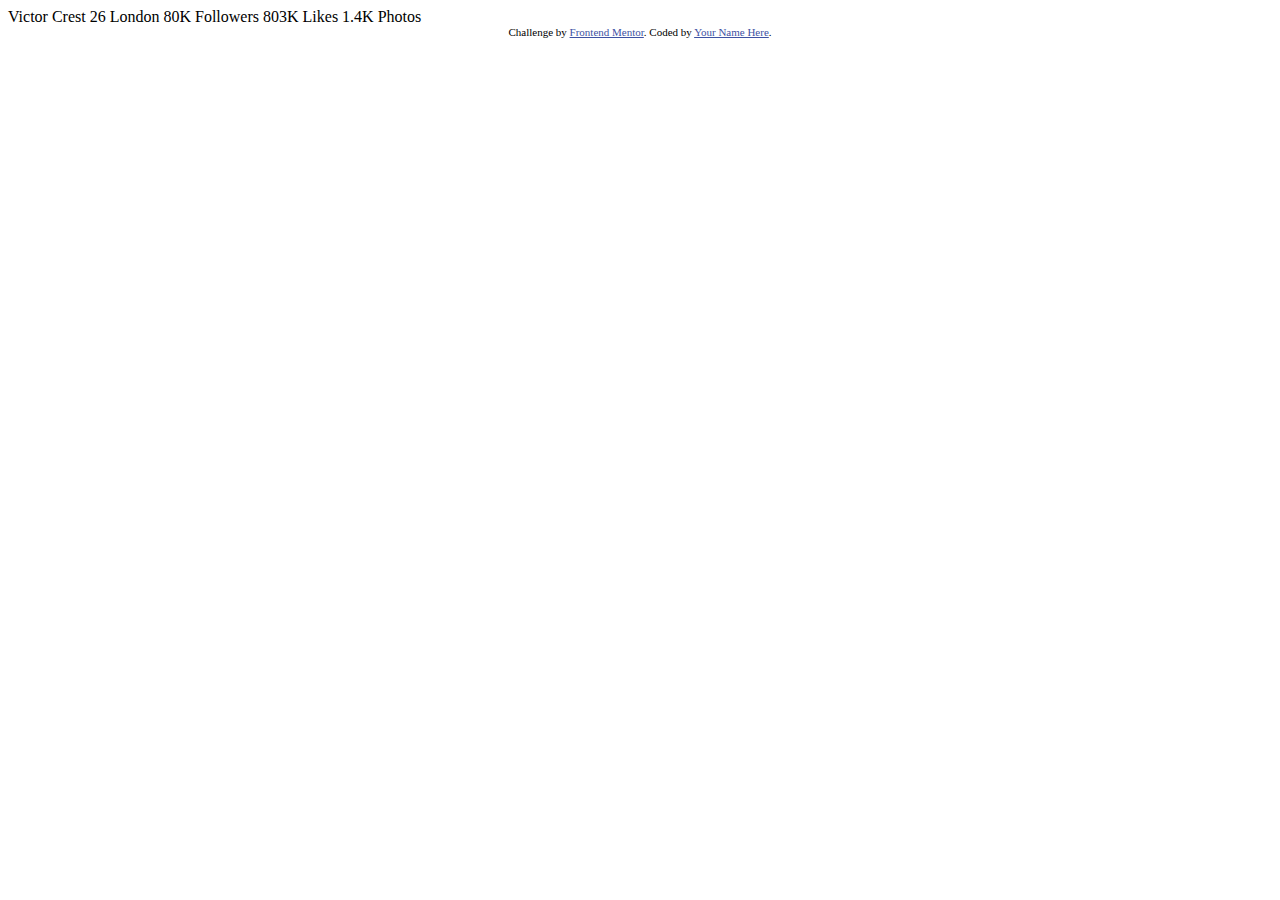
<file: Websites/FrontEnd_Mentor/Card Profile/index_guia.html>
<!DOCTYPE html>
<html lang="en">
<head>
  <meta charset="UTF-8">
  <meta name="viewport" content="width=device-width, initial-scale=1.0"> <!-- displays site properly based on user's device -->

  <link rel="icon" type="image/png" sizes="32x32" href="./images/favicon-32x32.png">
  
  <title>Frontend Mentor | Profile card component</title>

  <!-- Feel free to remove these styles or customise in your own stylesheet 👍 -->
  <style>
    .attribution { font-size: 11px; text-align: center; }
    .attribution a { color: hsl(228, 45%, 44%); }
  </style>
</head>
<body>
  Victor Crest
  26
  London

  80K
  Followers

  803K
  Likes

  1.4K
  Photos
  <div class="attribution">
    Challenge by <a href="https://www.frontendmentor.io?ref=challenge" target="_blank">Frontend Mentor</a>. 
    Coded by <a href="#">Your Name Here</a>.
  </div>
</body>
</html>
</file>
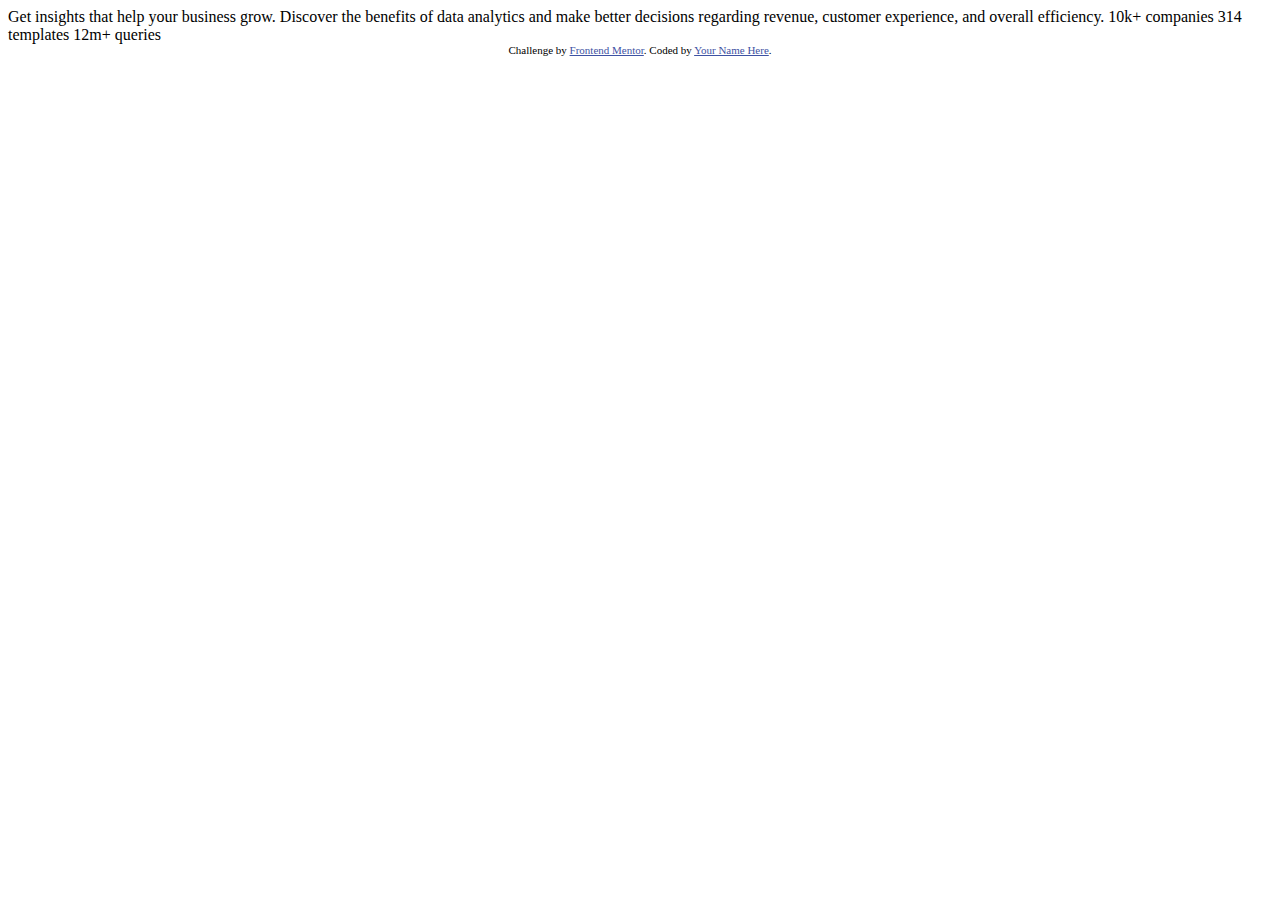
<file: Websites/FrontEnd_Mentor/Card States/index_guia.html>
<!DOCTYPE html>
<html lang="en">
<head>
  <meta charset="UTF-8">
  <meta name="viewport" content="width=device-width, initial-scale=1.0"> <!-- displays site properly based on user's device -->

  <link rel="icon" type="image/png" sizes="32x32" href="./images/favicon-32x32.png">
  
  <title>Frontend Mentor | Stats preview card component</title>

  <!-- Feel free to remove these styles or customise in your own stylesheet 👍 -->
  <style>
    .attribution { font-size: 11px; text-align: center; }
    .attribution a { color: hsl(228, 45%, 44%); }
  </style>
</head>
<body>

  Get insights that help your business grow.

  Discover the benefits of data analytics and make better decisions regarding revenue, customer 
  experience, and overall efficiency.

  10k+ companies
  314 templates
  12m+ queries

  <div class="attribution">
    Challenge by <a href="https://www.frontendmentor.io?ref=challenge" target="_blank">Frontend Mentor</a>. 
    Coded by <a href="#">Your Name Here</a>.
  </div>
</body>
</html>
</file>
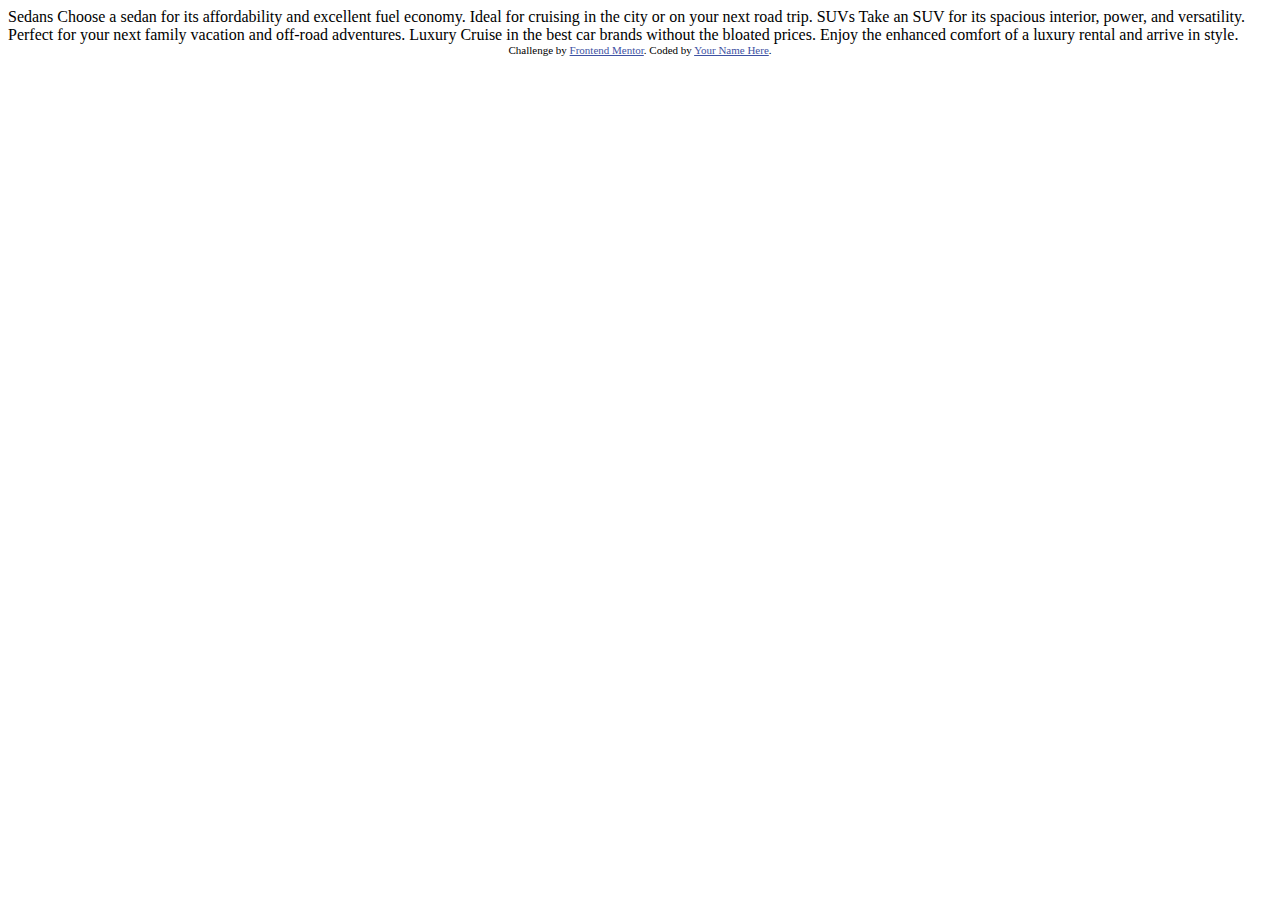
<file: Websites/FrontEnd_Mentor/Cards Column/index_guia.html>
<!DOCTYPE html>
<html lang="en">
<head>
  <meta charset="UTF-8">
  <meta name="viewport" content="width=device-width, initial-scale=1.0"> <!-- displays site properly based on user's device -->

  <link rel="icon" type="image/png" sizes="32x32" href="./images/favicon-32x32.png">
  
  <title>Frontend Mentor | 3-column preview card component</title>

  <!-- Feel free to remove these styles or customise in your own stylesheet 👍 -->
  <style>
    .attribution { font-size: 11px; text-align: center; }
    .attribution a { color: hsl(228, 45%, 44%); }
  </style>
</head>
<body>
  
  Sedans
  Choose a sedan for its affordability and excellent fuel economy. Ideal for cruising in the city 
  or on your next road trip.

  SUVs
  Take an SUV for its spacious interior, power, and versatility. Perfect for your next family vacation 
  and off-road adventures.

  Luxury
  Cruise in the best car brands without the bloated prices. Enjoy the enhanced comfort of a luxury 
  rental and arrive in style.
  
  <div class="attribution">
    Challenge by <a href="https://www.frontendmentor.io?ref=challenge" target="_blank">Frontend Mentor</a>. 
    Coded by <a href="#">Your Name Here</a>.
  </div>
</body>
</html>
</file>
<file: Websites/Cordel/style.css>
@charset "UTF-8";

* {
    margin: 0px;
    padding: 0px;
}

body {
    font-size: medium;
    font-family: Arial, Helvetica, sans-serif;

    background-color: rgb(255, 243, 243);
}

header {
    padding: 30px;
    
    background-color: black;
    color: white;
    text-align: center;
}

header > h1 {
    padding-bottom: 15px;
}

header > p > a {
    text-decoration: none;
    color: white;
}

header > p > a > strong {
    text-decoration: underline;
}

header > p > a > strong:hover {
    color: red;
}

section.normal > p {
    margin: 50px 0px 100px 20px;
    padding: 20px;

    background-color: rgba(0, 0, 0, 0.193);
    border-radius: 10px;

    max-width: 200px;
    line-height: 1.5em;
    text-align: left;
}

section#foto1 {
    background-image: url('imagens/background001.jpg');
    background-repeat: no-repeat;
    background-position: right center;
    background-size: cover;
    background-attachment: fixed;

    color: white;

    padding: 5px;
}

section#foto2 {
    background-image: url('imagens/background002.jpg');
    background-repeat: no-repeat;
    background-position: right center;
    background-size: cover;
    background-attachment: fixed;

    color: white;

    padding: 5px;
}

footer {
    padding: 10px;
    background-color: black;
    color: white;
    text-align: center;
}

footer > p > a {
    text-decoration: underline;
    color: white;
}

footer > p > a:hover {
    color: red;
}
</file>
<file: Websites/ReponsiveWebsite/Estilo/style.css>
@import url('https://fonts.googleapis.com/css2?family=Lobster&family=Roboto:ital,wght@0,100;0,300;0,400;0,500;0,700;0,900;1,100;1,300;1,400;1,500;1,700;1,900&display=swap');


* {
    box-sizing: border-box;
    margin: 0px;
    padding: 0px;
    font-family: var(--font01);
}

:root {
    --color01: white;
    --color02: #180F4A;
    --color03: #FF2978;
    --color04: rgb(90, 90, 90);

    --font01: 'Roboto', sans-serif;
    --font02: 'Lobster', cursive;

    --linear: linear-gradient(180deg,#180F4A,#090422,black);
}

/* ESTILO E CONFIGURACOES DA NAV */
nav {
    display: flex;
    justify-content: flex-start;
    align-items: center;

    border-bottom: 4px solid rgb(211, 211, 211);
    padding: 30px;

    width: 100%;

    position: fixed;

    background-color: var(--color01);
}

/* LOGO DO MENU */
.logo_nav {
    margin-left: 50px;
    width: 400px;
    font-size: 35px;
}

.logo_nav > h1 {
    color: var(--color02);
    font-family: var(--font02);
}

/* MENU */
.menu_nav {
    display: flex;
    justify-content: flex-end;
    align-items: center;
    width: 100%;
}

.menu_nav > a {
    padding: 20px;

    font-size: 20px;

    text-decoration: none;

    color: var(--color02);
}

.menu_nav > a:hover {
    padding: 20px;

    color: var(--color03);

    border-top: 4px solid var(--color02);
}

/* BOTAO FALE CONOSCO */
.extra_botao {
    display: flex;
    justify-content: center;

    margin-left: 50px;
    margin-right: 50px;

    width: 400px;
}

.extra_botao > #botao {
    padding: 15px 40px;
    border-radius: 5px;

    text-decoration: none;
    font-size: 20px;

    background-color: var(--color02);
    color: var(--color01);
}

.extra_botao > #botao:hover {
    background-color: var(--color03);
}

/* HEADER */
header {
    display: flex;
    justify-content: flex-start;
    align-items: left;

    height: 75vh;
}

.conteudos {
    margin-top: 100px;
    margin-left: 80px;  /* tamanho da caixa de texto */
}

.conteudos > .primeiro_h2 {
    margin-top: 150px;

    width: 100%;

    font-size: 25px;
    letter-spacing: 15px;

    color: var(--color02);
}

.conteudos > .segundo_h2 {
    width: 100%;

    font-size: 90px;

    color: var(--color02);
}

.conteudos > .paragrafo_header {
    margin-top: 30px;
    margin-bottom: 30px;

    width: 92%;

    font-size: 17px;
    text-align: justify;

    color: var(--color04);
}

/* BOTAO CONTRATE AGORA */
.conteudos > #botao_contato {
    padding: 15px 20px;
    border-radius: 5px;

    text-decoration: none;
    font-size: 20px;
    
    color: var(--color01);
    background-color: var(--color03);
}

.conteudos > #botao_contato:hover {
    background-color: var(--color02);
}

/* IMAGEM DO HEADER */
.imagem_header {
    display: flex;
    justify-content: center;
    align-items: center;

    margin-right: 80px;     /* tamanho da caixa da imagem */
}

.imagem_header > img {
    margin-top: 250px;
    width: 650px;
    height: 600px;
}

/* MAIN */
main {
    margin-left: 80px;
    margin-right: 80px;
}

.main_h2 {
    margin-top: 130px;
    padding: 10px;

    text-align: center;
    font-size: 45px;
    font-family: var(--font02);

    color: var(--color02);
}

.servicos {
    display: flex;
    justify-content: space-between;
    align-items: center;

    padding: 80px;

    height: 95vh;
}

.cards {
    display: flex;
    flex-flow: column wrap;
    justify-content: center;
    align-items: center;
    border-radius: 10px;

    text-align: center;

    width: 300px;
    height: 500px;

    border: 1px solid var(--color03);
}

.cards:hover {
    background-color: var(--color03);
    color: var(--color01);
}

.cards > img {
    display: flex;
    flex-flow: column wrap;

    margin: auto;

    width: 50px;
    height: 50px;
}

.texto_card {
    display: flex;  /* alterar logo para flex*/
    flex-flow: column wrap;
    
    height: 448px;
}

.texto_card > h3 {
    text-align: center;
}

.texto_card > p {
    display: flex;
    justify-content: center;
    align-items: center;

    height: 350px;

    font-size: 17px;
    letter-spacing: 1px;
    line-height: 30px;
}

.texto-oculto {
    display: none;  /* colocar como none apos alteracao final / ok */
    flex-flow: column wrap;

    height: 448px;
}

.texto-oculto > h3 {
    margin-top: 50px;
}

.texto-oculto > p {
    display: flex;
    justify-content: center;
    align-items: center;

    height: 350px;

    font-size: 17px;
    letter-spacing: 1px;
    line-height: 30px;
}

.cards:hover > .texto_card {
    display: none;
}

.cards:hover > .texto-oculto {
    display: flex;
    flex-flow: column wrap;
}

.cards:hover > img {
    display: none;
}

/* FOOTER */
footer {
    display: flex;
    flex-flow: column wrap;

    height: 40vh;

    background-image: linear-gradient(to bottom, rgb(0, 0, 163) 6%, rgb(0, 0, 55) 60%);

    border-top: 5px solid var(--color03);
}

.rodape > h1 {
    padding: 30px;

    height: 100px;

    text-align: center;
    font-size: 50px;
    letter-spacing: 5px;
    font-family: var(--font02);

    color: var(--color01);
}

.rodape > p {
    margin-top: 30px;
    padding: 30px;

    height: 100px;
    font-size: 20px;
    letter-spacing: 2px;
    text-align: center;

    color: var(--color01);
}

b {
    display: flex;
    justify-content: center;

    margin-top: 10px;

    color: var(--color01);
}

div {
    position: fixed;
    top: 77%;
    left: 94%;
}

div > a > img {
    width: 90px;
}
</file>
<file: Websites/FrontEnd_Mentor/Card States/Project/style.css>
@import url('https://fonts.googleapis.com/css2?family=Inter:wght@400;700&display=swap');

@import url('https://fonts.googleapis.com/css2?family=Lexend+Deca&display=swap');

* {
    margin: 0px;
    padding: 0px;
    box-sizing: border-box;
    font-family: 'Inter', sans-serif;
}

:root {
    --color_main: rgb(9, 11, 26);
    --color_card: rgb(27, 25, 56);
    --color_aceent: rgb(170, 92, 219);

    --color01: rgb(255, 255, 255);
    --color02: rgba(255, 255, 255, 0.75);
    --color03: rgba(255, 255, 255, 0.6);

    --font01: 'Inter', sans-serif;
    --font02: 'Lexend Deca', sans-serif;
}

body {
    background-color: var(--color_main);
    color: var(--color01);
}

#header_container {
    display: flex;
    justify-content: flex-start;
    align-items: center;

    width: 100%;
    height: 100vh;

    border: 1px solid red;
}

#header_content {
    margin-left: 150px;
    margin-right: 150px;
    border-radius: 10px;

    width: 100%;
    height: 500px;

    background-color: var(--color_card);

    border: 1px solid red;
}

#header_content > .principal {
    margin-top: 80px;
    margin-left: 80px;
    width: 40%;
    height: 40%;

    border: 1px solid red;
}

#header_content > .principal > h1 {
    font-size: 40px;
}

#header_content > .principal > p {
    margin-top: 20px;
    font-size: 15px;
    letter-spacing: 1px;
    line-height: 20px;

    width: 400px;
    height: 80px;

    color: var(--color03);

    border: 1px solid red;
}

#header_content > .components {
    display: flex;
    flex-flow: row wrap;
    justify-content: flex-start;
    align-items: center;

    margin-top: 10px;
    margin-left: 80px;

    width: 40%;
    height: 40%;

    border: 1px solid red;
}

#header_content > .components > .comp {
    display: flex;
    flex-flow: column wrap;
    justify-content: center;
    align-items: center;
    
    margin-right: 86px;
    
    height: 60px;

    border: 1px solid red;
}

#header_content > .components > .comp > p {
    margin-top: 5px;
    color: var(--color03);
}

#header_content > .image {
    display: flex;
    float: right;
    position: relative;
    bottom: 98%;

    height: 500px;

    background-color: var(--color_aceent);

    border: 1px solid red;
}

#header_content > .image > img {
    opacity: 75%;

    border-radius: 0px 10px 10px 0px;
}
</file>
<file: Websites/FrontEnd_Mentor/Card/Project/Estilo/style.css>
/* FONTS */
@import url('https://fonts.googleapis.com/css2?family=Montserrat:wght@500;700&display=swap');

@import url('https://fonts.googleapis.com/css2?family=Fraunces:opsz,wght@9..144,700&display=swap');

* {
    margin: 0px;
    padding: 0px;
    box-sizing: border-box;
}

:root {
    --font01: 'Montserrat', sans-serif;
    --font02: 'Fraunces', serif;

    --color_primary01: rgb(60, 128, 103);
    --color_primary02: rgb(242, 235, 227);
    --color_primary03: rgb(36, 173, 120);

    --color_neutral01: rgb(28, 35, 43);
    --color_neutral02: rgb(108, 114, 137);
    --color_neutral03: rgb(255, 255, 255);
}

body {
    display: flex;
    justify-content: center;
    align-items: center;


    background-color: var(--color_primary02);
}

header {
    display: flex;

    margin-top: 70px;

    margin-left: 100px;
    margin-right: 100px;

    max-width: 1440px;
    max-height: 1440px;

    /* border: 3px solid red; */
}

/* IMG */
header > section.imagem_perfume {
    display: flex;
}

header > section.imagem_perfume > img {
    max-width: 400px;
    max-height: 700px;

    border-radius: 10px 0px 0px 10px;
}

header > section.header_content {
    border-radius: 0px 10px 10px 0px;
    background-color: var(--color_neutral03);

    padding-right: 20px;

    max-width: 400px;
    max-height: 700px;

    border: 1px solid red;
}

header > section.header_content > h1.titulo_perfume {
    margin-top: 30px;
    margin-left: 40px;

    font-family: var(--font01);

    font-weight: 100;
    font-size: 20px;

    text-transform: uppercase;
    letter-spacing: 5px;

    color: var(--color_neutral02);
}

header > section.header_content > h2.titulo_principal {
    display: flex;
    margin-top: 0px;
    margin-left: 40px;
    margin-bottom: 0px;

    font-size: 50px;
    font-family: var(--font02);

    max-width: 300px;
}

header > section.header_content > p.paragrafo {
    margin-left: 40px;
    margin-right: 30px;

    font-size: 15px;
    font-weight: 200;
    letter-spacing: 2px;

    font-family: var(--font01);
    line-height: 25px;

    color: var(--color_neutral02);
}

header > section.header_content > section.precos {
    display: flex;
    justify-content: space-between;
    align-items: center;

    margin-left: 40px;

    max-width: 250px;
    max-height: 80px;
}

header > section.header_content > section.precos > h2.preco_final {
    font-size: 40px;

    color: var(--color_primary01);

    font-family: var(--font02);
}

header > section.header_content > section.precos > h3.preco_riscado {
    text-decoration: line-through;
    font-weight: 100;
    font-family: var(--font01);
    color: var(--color_neutral02);
}

header > section.header_content > section.comprar {
    display: flex;
    justify-content: center;
    align-items: center;

    margin-top: 20px;
    margin-left: 40px;

    max-height: 70px;
    max-width: 300px;

    background-color: var(--color_primary01);
    border-radius: 10px;
}

header > section.header_content > section.comprar:hover {
    cursor: pointer;
    background-color: var(--color_primary03);
}

header > section.header_content > section.comprar > p.adicionar_carrinho {
    margin-left: 15px;

    color: var(--color_neutral03);

    font-family: var(--font01);
}


/* RESPONSIVE */
@media screen and (max-width: 700px) {
    header {
        display: inline;
    
        margin-top: 10px;
    
        margin-left: 200px;
        margin-right: 200px;
    
        max-width: 325px;
        max-height: 325px;
    }
    
    /* IMG */

    header > section.imagem_perfume {
        height: 375px;
    }


    header > section.imagem_perfume > img {
        width: 375px;
        max-height: 375px;
    
        border-radius: 10px 10px 0px 0px;
    }
    
    header > section.header_content {
        border-radius: 0px 0px 10px 10px;
        background-color: var(--color_neutral03);
    
        max-width: 375px;
        max-height: 700px;

        padding-bottom: 10px;
    }
    
    header > section.header_content > h1.titulo_perfume {
        margin-top: 0px;
        margin-left: 40px;
        padding-top: 15px;
    
        font-family: var(--font01);
    
        font-weight: 100;
        font-size: 20px;
    
        text-transform: uppercase;
        letter-spacing: 5px;
    
        color: var(--color_neutral02);
    }
    
    header > section.header_content > h2.titulo_principal {
        display: flex;
        margin-top: 0px;
        margin-left: 40px;
        margin-bottom: 0px;
    
        font-size: 50px;
        font-family: var(--font02);
    
        max-width: 300px;
    }
    
    header > section.header_content > p.paragrafo {
        margin-left: 40px;
        margin-right: 30px;
    
        font-size: 15px;
        font-weight: 200;
        letter-spacing: 2px;
    
        font-family: var(--font01);
        line-height: 25px;
    
        color: var(--color_neutral02);
    }
    
    header > section.header_content > section.precos {
        display: flex;
        justify-content: space-between;
        align-items: center;
    
        margin-left: 40px;
    
        max-width: 250px;
        max-height: 80px;
    }
    
    header > section.header_content > section.precos > h2.preco_final {
        font-size: 40px;
    
        color: var(--color_primary01);
    
        font-family: var(--font02);
    }
    
    header > section.header_content > section.precos > h3.preco_riscado {
        text-decoration: line-through;
        font-weight: 100;
        font-family: var(--font01);
        color: var(--color_neutral02);
    }
    
    header > section.header_content > section.comprar {
        display: flex;
        justify-content: center;
        align-items: center;
    
        margin-top: 20px;
        margin-left: 40px;
        margin-right: 40px;
    
        max-height: 70px;
        max-width: 300px;
    
        background-color: var(--color_primary01);
        border-radius: 10px;
    }
    
    header > section.header_content > section.comprar:hover {
        cursor: pointer;
        background-color: var(--color_primary03);
    }
    
    header > section.header_content > section.comprar > p.adicionar_carrinho {
        margin-left: 15px;
    
        color: var(--color_neutral03);
    
        font-family: var(--font01);
    }
}
</file>
<file: Websites/FrontEnd_Mentor/Cards Column/Project/style.css>
@import url('https://fonts.googleapis.com/css2?family=Big+Shoulders+Display:wght@700&family=Lexend+Deca&display=swap');

* {
    margin: 0px;
    padding: 0px;
    box-sizing: border-box;
    font-family: var(--font02);
}

:root {
    --color_primary01: hsl(31, 77%, 52%);
    --color_primary02: hsl(184, 100%, 22%);
    --color_primary03: hsl(179, 100%, 13%);

    --color_neutral01: hsla(0, 0%, 100%, 0.75);
    --color_neutral02: hsl(0, 0%, 95%);

    --font01: 'Lexend Deca', sans-serif;
    --font02: 'Big Shoulders Display', cursive;
}

body {
    background-color: rgb(255, 255, 255);
    color: white;
}

#header_container {
    display: flex;
    flex-flow: row wrap;
    justify-content: flex-start;
    align-items: center;

    max-width: 100%;
    height: 100vh;
}

.header_content {
    display: flex;
    flex-flow: row wrap;
    justify-content: center;
    
    width: 100%;
    height: 400px;
}

.card_content {
    max-width: 300px;
    height: 400px;

}

.card_content > img, h1, p, a {
    margin-left: 50px;
    margin-right: 50px;
    margin-top: 30px;
}

.card_content > h1 {
    font-size: 40px;
    text-transform: uppercase;
}

.card_content > p {
    font-size: 12px;
    letter-spacing: 1px;

    font-family: var(--font01);
}

.card_content > a {
    display: flex;
    justify-content: center;
    align-items: center;

    margin-top: 60px;
    padding: 10px 30px;
    border-radius: 50px;

    width: 130px;

    background-color: white;
    text-decoration: none;
}

#color01 {
    background-color: var(--color_primary01);

    border-radius: 10px 0px 0px 10px;
}

.card_content > a#color01a {
    color: var(--color_primary01);
}

#color02 {
    background-color: var(--color_primary02);
}

.card_content > a#color02b {
    color: var(--color_primary02);
}

#color03 {
    background-color: var(--color_primary03);

    border-radius: 0px 10px 10px 0px;
}

.card_content > a#color03c {
    color: var(--color_primary02);
}
</file>
<file: Websites/FrontEnd_Mentor/Cards Column/Project/responsive.css>
@media screen and (max-width: 900px) {
    .header_content {
        height: 800px;
        border: 1px solid red;
    }

    #color01 {
        border-radius: 10px 0px 0px 10px;
    }

    #color02 {
        border-radius: 0px 10px 10px 0px;
    }

    #color03 {
        border-radius: 0px 0px 10px 10px;
    }
}

@media only screen and (max-width: 618px) {
    .header_content {
        padding: 10px;
        border: 1px solid red;
    }

    #color01 {
        border-radius: 10px 10px 0px 0px;
    }

    #color02 {
        border-radius: 0px 0px 0px 0px;
    }

    #color03 {
        border-radius: 0px 0px 10px 10px;
    }
}
</file>
<file: Websites/FrontEnd_Mentor/NFT Card/Project/style.css>
@import url('https://fonts.googleapis.com/css2?family=Outfit:wght@300;400;600&display=swap');

* {
    box-sizing: border-box;
    font-family: var(--font);
}

:root {
    --cor_principal01: rgb(139, 172, 218);
    --cor_principal02: rgb(0, 255, 247);

    --cor_neutro01: rgb(13, 25, 43);
    --cor_neutro02: rgb(20, 37, 61);
    --cor_neutro03: rgb(47, 65, 91);
    --cor_neutro04: rgb(255, 255, 255);

    --font: 'Outfit', sans-serif;
}

body {
    background-color: var(--cor_neutro01);
}

header {
    display: flex;
    justify-content: center;
    align-items: center;

    height: 725px;
}

section.section_content {
    display: flex;
    flex-direction: column;
    justify-content: center;
    align-items: center;

    width: 400px;
    height: 650px;

    background-color: var(--cor_neutro02);
    opacity: 50%;

    border-radius: 20px;
}

section.section_content > img {
    width: 300px;
    height: 300px;

    border-radius: 10px;
}

section.section_content > div {
    position: fixed;
    top: 10%;
    padding: 150px;
    background-color: rgba(0, 145, 255, 0.279);
}

section.section_content > div > img.view {
    position: fixed;
    top: 27%;
    left: 47%;

    width: 50px;
    height: 50px;
}

section.section_content > section.titulos {
    width: 300px;

    color: var(--cor_neutro04);
}

section.section_content > section.titulos > h1 {
    width: 210px;

    font-size: 25px;
}

section.section_content > section.titulos > h1:hover {
    cursor: pointer;
}

section.section_content > section.titulos > p {
    width: 300px;

    font-size: 18px;

    color: var(--cor_principal01);
}

section.section_content > section.paragrafo {
    display: flex;
    flex-flow: row wrap;
    justify-content: space-between;

    width: 300px;
}

section.section_content > section.paragrafo > section.bloco1 {
    display: flex;
    flex-direction: row;
    justify-content: flex-start;
    align-items: center;
    width: 50%;

    color: var(--cor_principal02);
}

section.section_content > section.paragrafo > section.bloco1 > img {
    margin-right: 10px;
    height: 20px;
}

section.section_content > section.paragrafo > section.bloco2 {
    display: flex;
    flex-direction: row;
    justify-content: flex-end;
    align-items: center;
    width: 48%;

    color: var(--cor_principal01);
}

section.section_content > section.paragrafo > section.bloco2 > img {
    margin-right: 10px;

    height: 20px;
} 

section.section_content > section.final {
    display: flex;
    justify-content: flex-start;
    align-items: center;
    margin-top: 20px;
    padding-top: 20px;

    width: 300px;

    border-top: 3px solid var(--cor_principal01);
}

section.section_content > section.final > img {
    margin-right: 15px;
    height: 50px;
}

div.cor_cinza {
    color: var(--cor_principal01);
}

div.cor_branca {
    margin-left: 7px;
    color: var(--cor_neutro04);
}
</file>
<file: Websites/FrontEnd_Mentor/NFT Card/Project/responsive.css>
@media screen and (max-width: 375px) {
    section.section_content {
        max-width: 376px;
    }

    section.section_content > img {
        max-width: 378px;
        height: 300px;
    } 
}
</file>
<file: Websites/FrontEnd_Mentor/Order Summary/Project/style.css>
@import url('https://fonts.googleapis.com/css2?family=Red+Hat+Display:wght@500;700;900&display=swap');

/* 
    - Mobile: 375px
    - Desktop: 1440px
*/

* {
    box-sizing: border-box;
    font-family: var(--font);
}
 
:root {
    --color_primary01: hsl(225, 100%, 94%);
    --color_primary02: hsl(245, 75%, 52%);

    --color_neutral01: hsl(225, 100%, 98%);
    --color_neutral02: hsl(224, 23%, 55%);
    --color_neutral03: hsl(223, 47%, 23%);

    --font: 'Red Hat Display', sans-serif;
}
body {
    background-color: var(--color_primary01);
}

header {
    display: flex;
    flex-flow: column wrap;
    justify-content: center;
    align-items: center;
    height: 97vh;
}

section {
    display: flex;
    flex-flow: column wrap;
    justify-content: center;
    align-items: center;
    text-align: center;

    max-width: 402px;
    height: 600px;

    border-radius: 0px 0px 10px 10px;

    background-color: var(--color_neutral01);
}

aside.principal > img {
    position: relative;
    top: -12%;

    border-radius: 10px 10px 0px 0px;
    max-width: 400px;
}

aside.principal > h1 {
    position: relative;
    top: -10%;

    font-size: 25px;

    color: var(--color_neutral03);
}

aside.principal > p {
    position: relative;
    top: -10%;

    margin-left: 50px;

    width: 300px;

    color: var(--color_neutral02);
}

aside.plano {
    display: flex;
    flex-flow: column wrap;
    position: relative;
    top: -4%;

    width: 400px;
    height: 230px;
}

.escolha {
    margin-left: 50px;
    margin-right: 50px;
    height: 100px;

    border-radius: 10px;

    background-color: var(--color_primary01);
}

.escolha > img {
    position: relative;
    top: 20%;
    left: -40%;
}

.escolha > h4 {
    position: relative;
    top: -55%;
    left: -12%;

    color: var(--color_neutral03);
}

.escolha > p {
    position: relative;
    top: -70%;
    left: -12%;

    color: var(--color_neutral02);
}

.plano > .escolha > .change {
    position: relative;
    bottom: 120%;
    right: -35%;

    color: var(--color_neutral03);
}

.plano > .proceed {
    position: absolute;
    top: 55%;
    left: 4%;

    margin: auto;
    padding: 15px;

    border-radius: 10px;
    box-shadow: 5px 10px 15px rgba(0, 0, 255, 0.446);

    width: 370px;

    background-color: blue;
    color: white;
    text-decoration: none;
    font-weight: bold;
}

.plano > .cancel {
    position: relative;
    top: 20%;

    margin: auto;

    width: 200px;

    text-decoration: none;

    color: var(--color_neutral03);
}
</file>
<file: Websites/FrontEnd_Mentor/Qr_code/project/style.css>
@import url('https://fonts.googleapis.com/css2?family=Outfit:wght@400;700&display=swap');

* {
    box-sizing: border-box;
}

:root {
    --font: 'Outfit', sans-serif;

    --color_White: rgb(255, 255, 255);
    --color_Light_gray: rgb(214, 226, 240);
    --color_Grayish_blue: rgb(123, 135, 157);
    --color_Dark_blue: rgb(31, 50, 81);
}

body {
    height: 100%;

    background-color: var(--color_Light_gray);
}

header.header_container {
    display: flex;
    justify-content: flex-end;
    align-items: center;
    margin-top: 60px;
}

header.header_container > section.header_content {
    margin: auto;
}

header.header_container > section.header_content > section.imagem_box {
    display: flex;
    justify-content: center;
    align-items: center;

    width: 375px;
    height: 375px;

    background-color: white;

    border-radius: 20px 20px 0px 0px;
}

header.header_container > section.header_content > section.imagem_box > img {
    width: 325px;
    height: 325px;

    border-radius: 10px;
}

header.header_container > section.header_content > section.textos {
    padding-top: 1%;
    width: 375px;
    height: 250px;

    text-align: center;
    background-color: white;

    border-radius: 0px 0px 20px 20px;
}

header.header_container > section.header_content > section.textos > h1.title {
    display: flex;
    margin-top: 0px;
    margin-left: 30px;
    margin-right: 30px;
    font-size: 26px;
    font-family: var(--font);

    color: var(--color_Dark_blue);
}

header.header_container > section.header_content > section.textos > p.paragrafo {
    display: flex;
    margin-top: 0px;
    margin-left: 14px;
    margin-right: 14px;

    font-size: 20px;
    font-family: var(--font);

    padding: 0px 20px 0px;

    color: var(--color_Grayish_blue);
}





































@media screen and (max-width: 375px) {
    body {
        height: 100%;

        background-color: var(--color_Light_gray);
    }

    header.header_container {
        display: flex;
        justify-content: flex-end;
        align-items: center;
        margin-top: 60px;
    }

    header.header_container > section.header_content {
        margin: auto;
    }

    header.header_container > section.header_content > section.imagem_box {
        display: flex;
        justify-content: center;
        align-items: center;

        width: 375px;
        height: 375px;

        background-color: white;

        border-radius: 20px 20px 0px 0px;
    }

    header.header_container > section.header_content > section.imagem_box > img {
        width: 325px;
        height: 325px;

        border-radius: 10px;
    }

    header.header_container > section.header_content > section.textos {
        padding-top: 1%;
        width: 375px;
        height: 250px;

        text-align: center;
        background-color: white;

        border-radius: 0px 0px 20px 20px;
    }

    header.header_container > section.header_content > section.textos > h1.title {
        display: flex;
        margin-top: 0px;
        margin-left: 30px;
        margin-right: 30px;
        font-size: 26px;
        font-family: var(--font);

        color: var(--color_Dark_blue);
    }

    header.header_container > section.header_content > section.textos > p.paragrafo {
        display: flex;
        margin-top: 0px;
        margin-left: 14px;
        margin-right: 14px;

        font-size: 20px;
        font-family: var(--font);

        padding: 0px 20px 0px;

        color: var(--color_Grayish_blue);
    }
}
</file>
